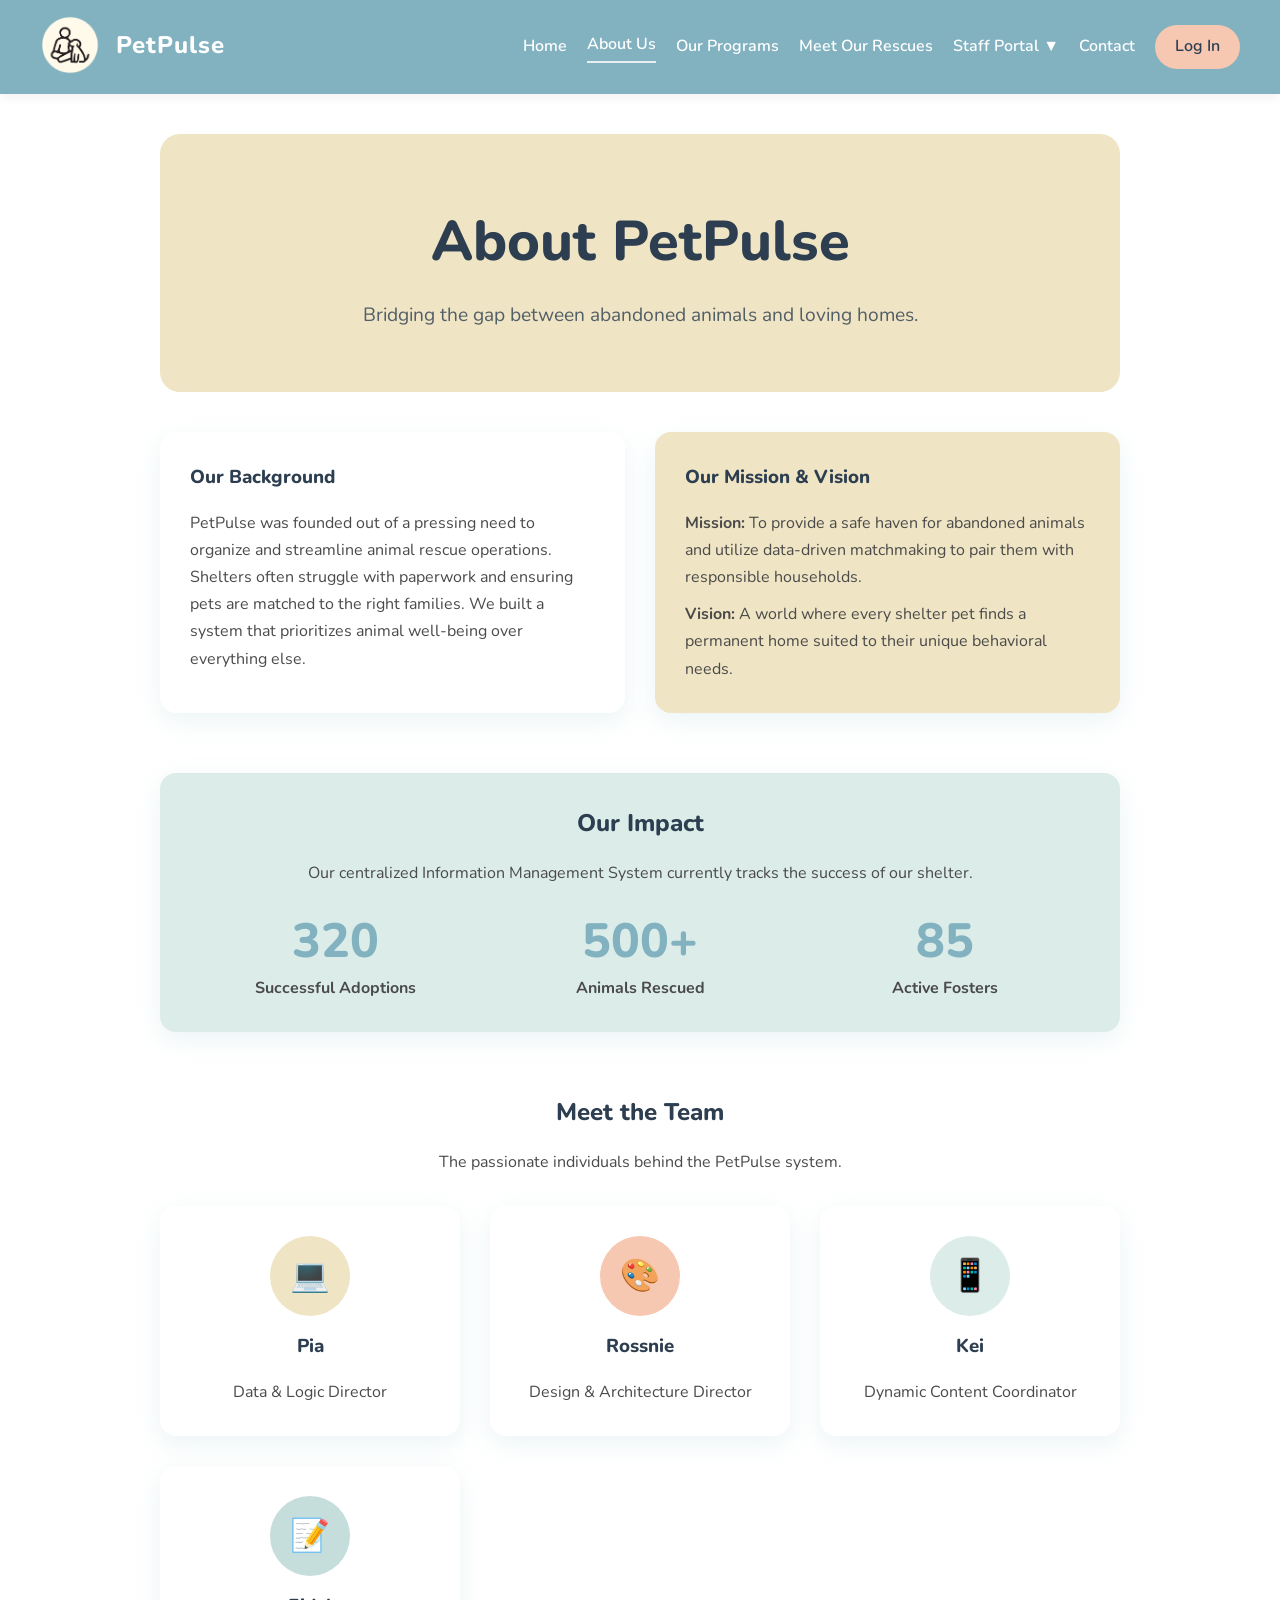
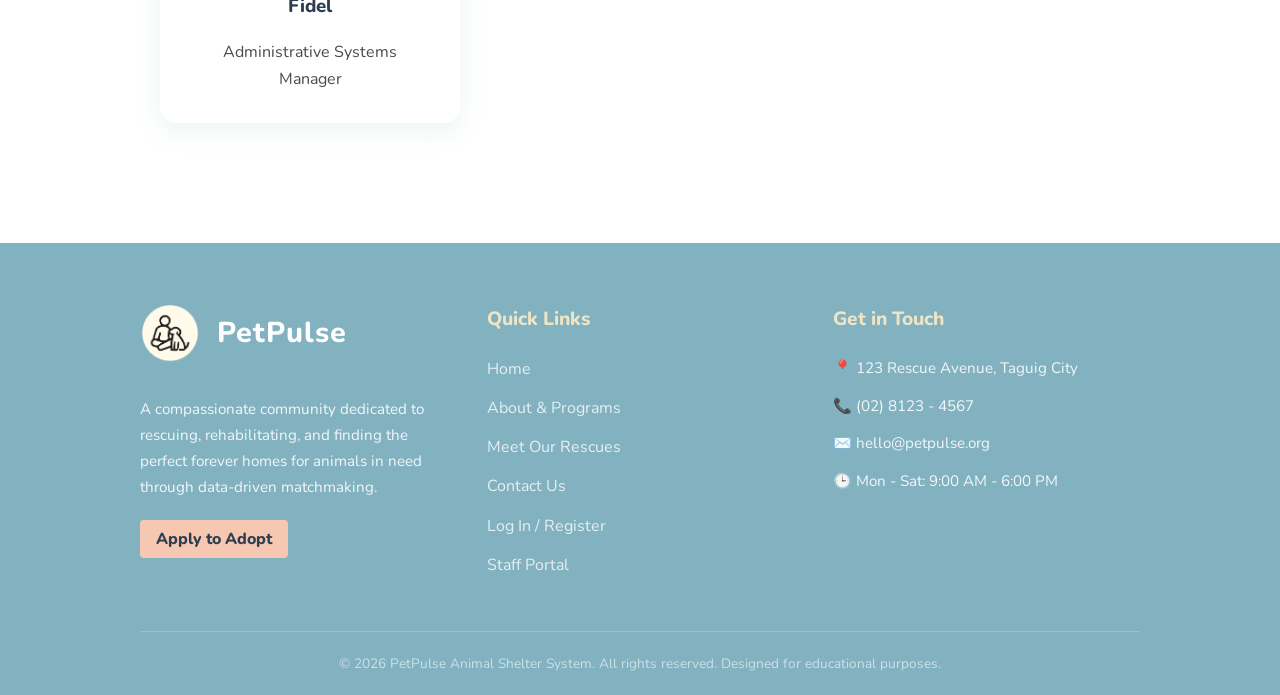
<file: about.html>
<!DOCTYPE html>
<html lang="en">
<head>
    <meta charset="UTF-8">
    <meta name="viewport" content="width=device-width, initial-scale=1.0">
    <title>PetPulse | About Us</title>
    <link rel="stylesheet" href="css/style.css">
    <script src="js/auth.js" defer></script>
    <style>
        /* --- Solid Color Banner --- */
        .banner-solid {
            background-color: var(--color-beige);
            border-radius: 20px;
            padding: 60px 20px;
            text-align: center;
            margin-bottom: 40px;
        }
        .banner-solid h1 {
            color: var(--text-heading);
            font-size: 3.5rem;
            margin: 0;
            font-weight: 800;
        }
        
        .impact-number { font-size: 3rem; font-weight: 800; color: var(--color-medium-blue); line-height: 1; margin-bottom: 10px; }
        .avatar { width: 80px; height: 80px; background-color: var(--color-light-teal); border-radius: 50%; margin: 0 auto 15px auto; display: flex; align-items: center; justify-content: center; font-size: 2rem; }
    </style>
</head>
<body>

    <!-- Navigation Menu -->
    <nav>
        <a href="index.html" class="logo">
            <img src="images/logo.png" alt="Paw Icon" class="nav-icon" style="height:60px; vertical-align:middle; margin-right:8px;"> 
            PetPulse
        </a>
        <div class="nav-links">
            <a href="index.html">Home</a>
            <a href="about.html">About Us</a>
            <a href="programs.html">Our Programs</a>
            <a href="rescues.html">Meet Our Rescues</a>
            
            <div class="dropdown">
                <a href="#" class="dropbtn">Staff Portal ▼</a>
                <div class="dropdown-content">
                    <a href="dashboard.html">Dashboard</a>
                    <a href="records.html">Records Management</a>
                    <a href="applications.html">Adoption Apps</a>
                    <a href="matchmaking.html">Matchmaking Results</a>
                    <a href="reports.html">Reports</a>
                </div>
            </div>

            <a href="contact.html">Contact</a>
            <div id="navAuthContainer" style="display: inline-block; margin-left: 20px;"></div>
        </div>

        <!-- Auth handled by js/auth.js -->
    </nav>

    <div class="container">
        
        <!-- NEW BEIGE BANNER HEADER -->
        <header class="banner-solid">
            <h1>About PetPulse</h1>
            <p style="font-size: 1.2rem; margin-top: 10px; color: var(--text-heading); opacity: 0.8;">Bridging the gap between abandoned animals and loving homes.</p>
        </header>

        <div class="grid-2" style="margin-bottom: 60px;">
            <div class="card">
                <h3>Our Background</h3>
                <p>PetPulse was founded out of a pressing need to organize and streamline animal rescue operations. Shelters often struggle with paperwork and ensuring pets are matched to the right families. We built a system that prioritizes animal well-being over everything else.</p>
            </div>
            <div class="card" style="background-color: var(--color-beige);">
                <h3>Our Mission & Vision</h3>
                <p><strong>Mission:</strong> To provide a safe haven for abandoned animals and utilize data-driven matchmaking to pair them with responsible households.</p>
                <p style="margin-top: 10px;"><strong>Vision:</strong> A world where every shelter pet finds a permanent home suited to their unique behavioral needs.</p>
            </div>
        </div>

        <section class="card text-center" style="margin-bottom: 60px; background-color: var(--color-pale-mint);">
            <h2>Our Impact</h2>
            <p style="margin-bottom: 30px;">Our centralized Information Management System currently tracks the success of our shelter.</p>
            
            <div class="grid-3" style="gap: 15px; margin-top: 0;">
                <div>
                    <div class="impact-number">320</div>
                    <p><strong>Successful Adoptions</strong></p>
                </div>
                <div>
                    <div class="impact-number">500+</div>
                    <p><strong>Animals Rescued</strong></p>
                </div>
                <div>
                    <div class="impact-number">85</div>
                    <p><strong>Active Fosters</strong></p>
                </div>
            </div>
        </section>

        <section>
            <div class="text-center" style="margin-bottom: 30px;">
                <h2>Meet the Team</h2>
                <p>The passionate individuals behind the PetPulse system.</p>
            </div>
            
            <div class="grid-3 text-center">
                <div class="card">
                    <div class="avatar" style="background-color: var(--color-beige);">💻</div>
                    <h3>Pia</h3>
                    <p>Data & Logic Director</p>
                </div>
                <div class="card">
                    <div class="avatar" style="background-color: var(--color-peach);">🎨</div>
                    <h3>Rossnie</h3>
                    <p>Design & Architecture Director</p>
                </div>
                <div class="card">
                    <div class="avatar" style="background-color: var(--color-pale-mint);">📱</div>
                    <h3>Kei</h3>
                    <p>Dynamic Content Coordinator</p>
                </div>
                <div class="card">
                    <div class="avatar" style="background-color: var(--color-light-teal);">📝</div>
                    <h3>Fidel</h3>
                    <p>Administrative Systems Manager</p>
                </div>
            </div>
        </section>

    </div>

    <!-- Footer -->
    <footer class="site-footer">
        <div class="footer-grid">
            <div class="footer-brand">
                <a href="index.html" class="logo">
                    <img src="images/logo.png" alt="Paw Icon" class="nav-icon" style="height:60px; vertical-align:middle; margin-right:8px;"> 
                    PetPulse
                </a>
                <p style="margin-top: 15px;">A compassionate community dedicated to rescuing, rehabilitating, and finding the perfect forever homes for animals in need through data-driven matchmaking.</p>
                <div style="margin-top: 15px;">
                    <!-- REDIRECTS TO LOGIN instead of register if not logged in -->
                    <button class="btn btn-accent btn-small" style="color: var(--text-heading); font-family: inherit; cursor: pointer; border: none; padding: 8px 16px; border-radius: 4px;" 
                            onclick="if(localStorage.getItem('isLoggedIn') === 'true') { alert('✨ You are already registered and logged in! Head over to \'Meet Our Rescues\' to view profiles.'); window.location.href='rescues.html'; } else { window.location.href='login.html'; }">
                        Apply to Adopt
                    </button>
                </div>
            </div>
            <div>
                <h3 class="footer-heading">Quick Links</h3>
                <ul class="footer-links">
                    <li><a href="index.html">Home</a></li>
                    <li><a href="about.html">About & Programs</a></li>
                    <li><a href="rescues.html">Meet Our Rescues</a></li>
                    <li><a href="contact.html">Contact Us</a></li>
                    <li><a href="login.html">Log In / Register</a></li>
                    <li><a href="dashboard.html">Staff Portal</a></li>
                </ul>
            </div>
            <div class="footer-contact">
                <h3 class="footer-heading">Get in Touch</h3>
                <p>📍 123 Rescue Avenue, Taguig City</p>
                <p>📞 (02) 8123 - 4567</p>
                <p>✉️ hello@petpulse.org</p>
                <p>🕒 Mon - Sat: 9:00 AM - 6:00 PM</p>
            </div>
        </div>
        <div class="footer-bottom">
            <p>&copy; 2026 PetPulse Animal Shelter System. All rights reserved. Designed for educational purposes.</p>
        </div>
    </footer>
</body>
</html>
</file>
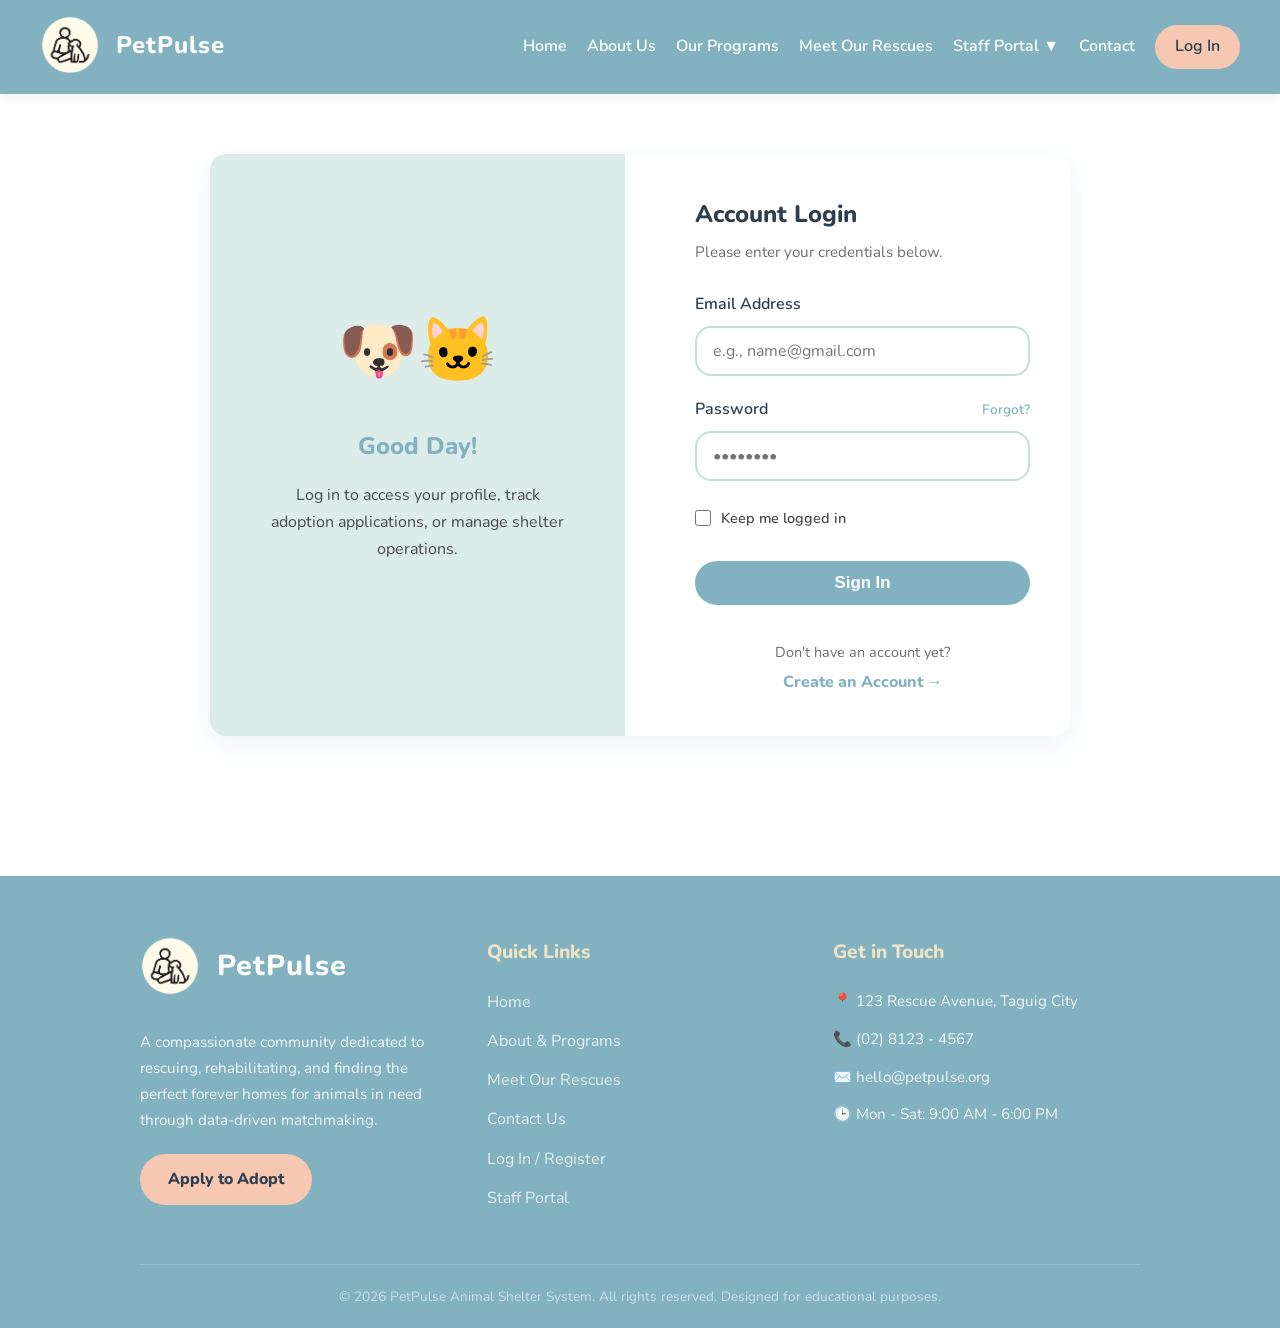
<file: applications.html>
<!DOCTYPE html>
<html lang="en">
<head>
    <meta charset="UTF-8">
    <meta name="viewport" content="width=device-width, initial-scale=1.0">
    <title>PetPulse | Adoption Applications</title>
    <link rel="stylesheet" href="css/style.css">
    <script src="js/auth.js" defer></script>
    <style>
        .app-container { display: flex; flex-direction: column; gap: 20px; margin-top: 20px; }
        .app-card { display: grid; grid-template-columns: 2fr 1fr; gap: 20px; align-items: center; }
        .applicant-info h4 { margin-bottom: 8px; color: var(--text-heading); font-size: 1.2rem; }
        .detail-badge-group { display: flex; flex-wrap: wrap; gap: 10px; margin-top: 10px; }
        .detail-badge { background-color: var(--color-cream); color: var(--text-main); padding: 4px 12px; border-radius: 50px; font-size: 0.85rem; font-weight: 600; }
        
        .action-container { display: flex; flex-direction: column; gap: 10px; width: 100%; max-width: 200px; margin-left: auto; }
        .btn-decision { width: 100%; text-align: center; font-size: 0.9rem; padding: 10px 20px; border-radius: 8px; font-weight: 800; border: none; cursor: pointer; text-decoration: none; display: inline-block; transition: background-color 0.2s; }
        .btn-approve { background-color: var(--color-light-teal); color: var(--text-heading); }
        .btn-approve:hover { background-color: var(--color-pale-mint); }
        .btn-reject { background-color: var(--color-peach); color: var(--text-heading); }
        .btn-reject:hover { background-color: #fca881; }
    </style>
</head>
<body>

<script>
  document.addEventListener('DOMContentLoaded', function() {
    if (!isLoggedIn()) { window.location.href = 'login.html'; return; }
    applyApplicationsRBAC();
  });

  function applyApplicationsRBAC() {
    const role = localStorage.getItem('profileRole');

    // Update page title/subtitle based on role
    const subtitle = document.getElementById('apps-subtitle');
    if (subtitle) {
      if (role === 'Client') {
        subtitle.textContent = 'Track the status of your adoption application below.';
      }
    }

    // Hide Approve/Reject buttons for Clients
    if (role === 'Client') {
      document.querySelectorAll('.action-container').forEach(el => {
        el.innerHTML = '<span style="font-size:0.85rem;color:#888;font-style:italic;">View only — await staff review</span>';
      });
      // Hide "Pending Staff Evaluation Forms" heading (staff-internal)
      document.querySelectorAll('[data-staff-only]').forEach(el => el.style.display = 'none');
    }

    // Role badge in header
    const roleTag = document.getElementById('apps-role-tag');
    if (roleTag) {
      if (role === 'Admin' || role === 'Staff') {
        roleTag.textContent = role === 'Admin' ? '🛡️ Admin' : '🏥 Staff';
        roleTag.style.cssText = 'font-size:0.75rem;padding:4px 12px;border-radius:50px;font-weight:800;vertical-align:middle;background:#d4f0e3;color:#1a7a4a;';
      } else {
        roleTag.textContent = '🐾 Client — View Only';
        roleTag.style.cssText = 'font-size:0.75rem;padding:4px 12px;border-radius:50px;font-weight:800;vertical-align:middle;background:#e8f4fd;color:#2980b9;';
      }
    }
  }
</script>
    <nav>
        <a href="index.html" class="logo">
            <img src="images/logo.png" alt="Paw Icon" class="nav-icon" style="height:60px; vertical-align:middle; margin-right:8px;"> 
            PetPulse
        </a>
        <div class="nav-links">
            <a href="index.html">Home</a>
            <a href="about.html">About Us</a>
            <a href="programs.html">Our Programs</a>
            <a href="rescues.html">Meet Our Rescues</a>
            
            <div class="dropdown">
                <a href="#" class="dropbtn">Staff Portal ▼</a>
                <div class="dropdown-content">
                    <a href="dashboard.html">Dashboard</a>
                    <a href="records.html">Records Management</a>
                    <a href="applications.html">Adoption Apps</a>
                    <a href="matchmaking.html">Matchmaking Results</a>
                    <a href="reports.html">Reports</a>
                    <a id="nav-system-roles" href="system-roles.html" style="color:#c0392b;font-weight:800;">🛡️ System Roles</a>
                </div>
            </div>

            <a href="contact.html">Contact</a>

            <!-- The JS Login Button Container -->
            <div id="navAuthContainer" style="display: inline-block; margin-left: 20px;"></div>
        </div>

        <!-- Auth handled by js/auth.js -->
    </nav>

    <div class="container">
        <div class="hero" style="background-color: var(--color-pale-mint); padding: 40px; text-align: left;">
            <h1 style="margin-left: 0; padding-left: 0;">Adoption Application Pipeline</h1>
            <p id="apps-subtitle" style="margin: 0; max-width: 100%;">Review incoming lifestyle questionnaire profiles submitted by prospective families to verify accommodation parameters and execute system-wide approvals.</p>
        </div>

        <h2 data-staff-only style="margin-top: 30px; border-bottom: 2px solid var(--color-medium-blue); padding-bottom: 5px;">Pending Staff Evaluation Forms</h2>

        <div class="app-container">
            <!-- APPLICATION 1: MARIAN AQUINO -->
            <div class="card app-card">
                <div class="applicant-info">
                    <h4>Marian Aquino</h4>
                    <p style="font-size: 0.95rem; margin-bottom: 5px;">Applying to Adopt: <strong>Cooper 🐶 (Chihuahua)</strong></p>
                    <p style="font-size: 0.9rem; opacity: 0.8;">Contact Details: marian.a@gmail.com | 09183334444</p>
                    
                    <div class="detail-badge-group">
                        <span class="detail-badge">🏠 Apartment Setup</span>
                        <span class="detail-badge">🛑 No Outdoor Yard</span>
                        <span class="detail-badge">💤 Prefers Low Energy</span>
                        <span class="detail-badge">🐾 Has Other Active Pets</span>
                    </div>
                </div>
                <div class="action-container">
                    <button class="btn-decision btn-approve" onclick="alert('Application Approved successfully!')">Approve Application</button>
                    <button class="btn-decision btn-reject" onclick="alert('Application Rejected safely.')">Reject Application</button>
                </div>
            </div>

            <!-- APPLICATION 2: SARAH GONZAGA -->
            <div class="card app-card">
                <div class="applicant-info">
                    <h4>Sarah Gonzaga</h4>
                    <p style="font-size: 0.95rem; margin-bottom: 5px;">Applying to Adopt: <strong>Bella 🐶 (Pomeranian)</strong></p>
                    <p style="font-size: 0.9rem; opacity: 0.8;">Contact Details: sgonzaga@gmail.com | 09195556666</p>
                    
                    <div class="detail-badge-group">
                        <span class="detail-badge">🏢 Condominium Layout</span>
                        <span class="detail-badge">🛑 No Outdoor Yard</span>
                        <span class="detail-badge">💤 Prefers Low Energy</span>
                        <span class="detail-badge">🏠 Single Pet Household</span>
                    </div>
                </div>
                <div class="action-container">
                    <button class="btn-decision btn-approve" onclick="alert('Application Approved successfully!')">Approve Application</button>
                    <button class="btn-decision btn-reject" onclick="alert('Application Rejected safely.')">Reject Application</button>
                </div>
            </div>

            <!-- APPLICATION 3: JUAN BAUTISTA -->
            <div class="card app-card">
                <div class="applicant-info">
                    <h4>Juan Bautista</h4>
                    <p style="font-size: 0.95rem; margin-bottom: 5px;">Applying to Adopt: <strong>Azzo 🐶 (Bichon Frise)</strong></p>
                    <p style="font-size: 0.9rem; opacity: 0.8;">Contact Details: jbautista@gmail.com | 09171112222</p>
                    
                    <div class="detail-badge-group">
                        <span class="detail-badge">🏡 Detached House</span>
                        <span class="detail-badge">🌳 Secured Backyard</span>
                        <span class="detail-badge">⚡ Prefers High Energy</span>
                        <span class="detail-badge">🏠 Single Pet Household</span>
                    </div>
                </div>
                <div class="action-container">
                    <button class="btn-decision btn-approve" onclick="alert('Application Approved successfully!')">Approve Application</button>
                    <button class="btn-decision btn-reject" onclick="alert('Application Rejected safely.')">Reject Application</button>
                </div>
            </div>

        </div>
    </div>

    <footer class="site-footer">
        <div class="footer-grid">
            
            <div class="footer-brand">
                <a href="index.html" class="logo">
                    <img src="images/logo.png" alt="Paw Icon" class="nav-icon" style="height:60px; vertical-align:middle; margin-right:8px;"> 
                    PetPulse
                </a>
                <p style="margin-top: 15px;">A compassionate community dedicated to rescuing, rehabilitating, and finding the perfect forever homes for animals in need through data-driven matchmaking.</p>
                <div style="margin-top: 15px;">
                    <!-- REDIRECTS TO LOGIN instead of register if not logged in -->
                    <button class="btn btn-accent btn-small" style="color: var(--text-heading); font-family: inherit; cursor: pointer; border: none; padding: 8px 16px; border-radius: 4px;" 
                            onclick="if(localStorage.getItem('isLoggedIn') === 'true') { alert('✨ You are already registered and logged in! Head over to \'Meet Our Rescues\' to view profiles.'); window.location.href='rescues.html'; } else { window.location.href='login.html'; }">
                        Apply to Adopt
                    </button>
                </div>
            </div>

            <div>
                <h3 class="footer-heading">Quick Links</h3>
                <ul class="footer-links">
                    <li><a href="index.html">Home</a></li>
                    <li><a href="about.html">About Us</a></li>
                    <li><a href="programs.html">Our Programs</a></li>
                    <li><a href="rescues.html">Meet Our Rescues</a></li>
                    <li><a href="contact.html">Contact Us</a></li>
                    <li><a href="login.html">Log In / Register</a></li>
                    <li><a href="dashboard.html">Staff Portal</a></li>
                </ul>
            </div>

            <div class="footer-contact">
                <h3 class="footer-heading">Get in Touch</h3>
                <p>📍 123 Rescue Avenue, Taguig City</p>
                <p>📞 (02) 8123 - 4567</p>
                <p>✉️ hello@petpulse.org</p>
                <p>🕒 Mon - Sat: 9:00 AM - 6:00 PM</p>
            </div>
            
        </div>

        <div class="footer-bottom">
            <p>&copy; 2026 PetPulse Animal Shelter System. All rights reserved. Designed for educational purposes.</p>
        </div>
    </footer>

</body>
</html>
</file>
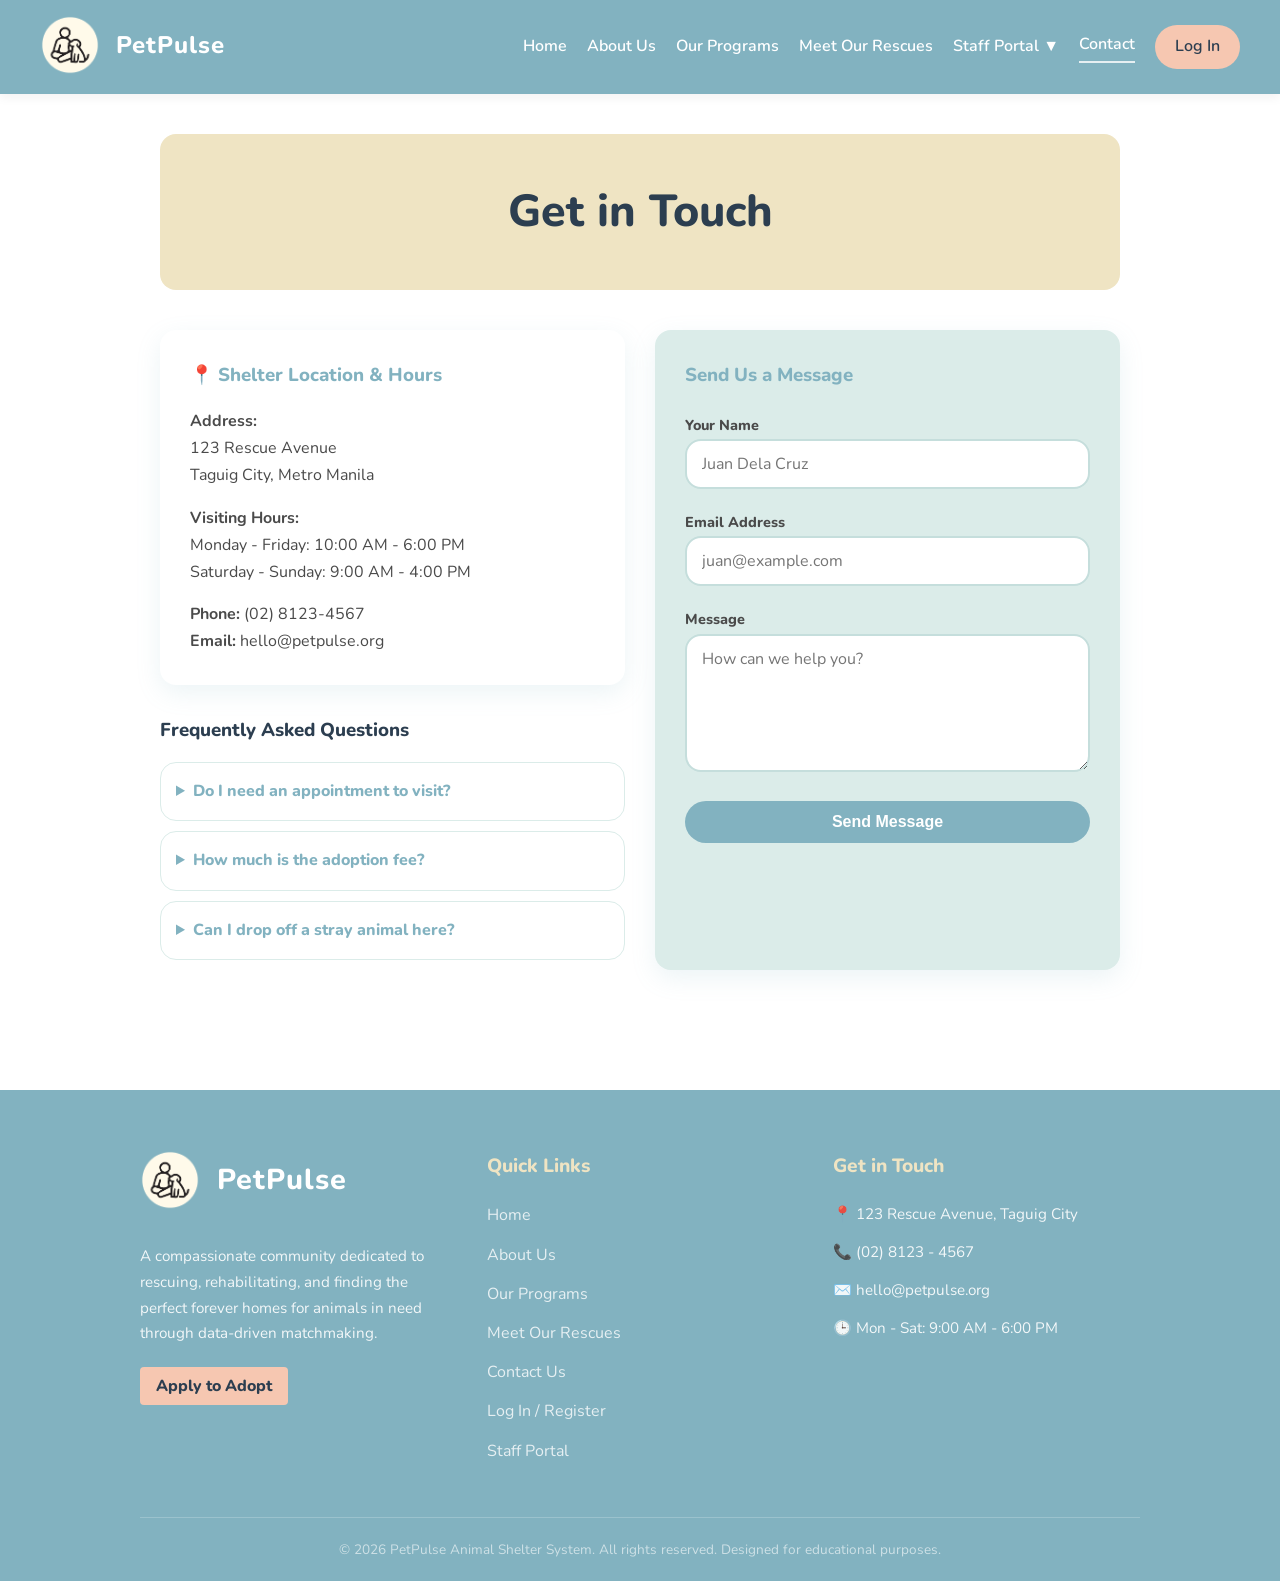
<file: contact.html>
<!DOCTYPE html>
<html lang="en">
<head>
    <meta charset="UTF-8">
    <meta name="viewport" content="width=device-width, initial-scale=1.0">
    <title>PetPulse | Contact</title>
    <link rel="stylesheet" href="css/style.css">
    <script src="js/auth.js" defer></script>
    
    <style>
        .form-input {
            width: 100%;
            padding: 12px 15px;
            margin-bottom: 20px;
            border: 2px solid var(--color-light-teal);
            border-radius: var(--radius-soft);
            font-family: 'Nunito', sans-serif;
            font-size: 1rem;
            background-color: #FFFFFF;
        }
        .form-input:focus {
            outline: none;
            border-color: var(--color-medium-blue);
        }
        details {
            background-color: #FFFFFF;
            padding: 15px;
            border-radius: var(--radius-soft);
            margin-bottom: 10px;
            border: 1px solid var(--color-pale-mint);
        }
        summary {
            font-weight: 800;
            cursor: pointer;
            color: var(--color-medium-blue);
        }
        details p {
            margin-top: 10px;
            font-size: 0.95rem;
        }
    </style>
</head>
<body>

    <nav>
        <a href="index.html" class="logo">
            <img src="images/logo.png" alt="Paw Icon" class="nav-icon" style="height:60px; vertical-align:middle; margin-right:8px;"> 
            PetPulse
        </a>
        <div class="nav-links">
            <a href="index.html">Home</a>
            <a href="about.html">About Us</a>
            <a href="programs.html">Our Programs</a>
            <a href="rescues.html">Meet Our Rescues</a>
            
            <div class="dropdown">
                <a href="#" class="dropbtn">Staff Portal ▼</a>
                <div class="dropdown-content">
                    <a href="dashboard.html">Dashboard</a>
                    <a href="records.html">Records Management</a>
                    <a href="applications.html">Adoption Apps</a>
                    <a href="matchmaking.html">Matchmaking Results</a>
                    <a href="reports.html">Reports</a>
                </div>
            </div>

            <a href="contact.html">Contact</a>

            <!-- The JS Login Button Container -->
            <div id="navAuthContainer" style="display: inline-block; margin-left: 20px;"></div>
        </div>

        <!-- Auth handled by js/auth.js -->
    </nav>


    <div class="container">
        
        <header class="hero" style="background-color: var(--color-beige); padding: 40px;">
            <h1 style="color: var(--text-heading); margin-bottom: 0;">Get in Touch</h1>
        </header>

        <div class="grid-2">
            
            <div>
                <div class="card" style="margin-bottom: 30px;">
                    <h3 style="color: var(--color-medium-blue);">📍 Shelter Location & Hours</h3>
                    <p><strong>Address:</strong><br>123 Rescue Avenue<br>Taguig City, Metro Manila</p>
                    <p style="margin-top: 15px;"><strong>Visiting Hours:</strong><br>Monday - Friday: 10:00 AM - 6:00 PM<br>Saturday - Sunday: 9:00 AM - 4:00 PM</p>
                    <p style="margin-top: 15px;"><strong>Phone:</strong> (02) 8123-4567<br><strong>Email:</strong> hello@petpulse.org</p>
                </div>

                <h3 style="color: var(--text-heading); margin-bottom: 15px;">Frequently Asked Questions</h3>
                
                <details>
                    <summary>Do I need an appointment to visit?</summary>
                    <p>No appointment is necessary to walk through our shelter and meet the animals. However, if you are completing an adoption interview, we recommend scheduling ahead!</p>
                </details>
                
                <details>
                    <summary>How much is the adoption fee?</summary>
                    <p>Fees vary depending on the animal's age and medical history, but they generally cover full vaccinations, microchipping, and spay/neuter surgeries.</p>
                </details>

                <details>
                    <summary>Can I drop off a stray animal here?</summary>
                    <p>Yes, but please call us beforehand so our Intake Management team can prepare space and medical supplies for the new arrival.</p>
                </details>
            </div>

            <div class="card" style="background-color: var(--color-pale-mint);">
                <h3 style="color: var(--color-medium-blue); margin-bottom: 20px;">Send Us a Message</h3>
                
                <form action="index.html">
                    <label for="name" style="font-weight: 800; font-size: 0.9rem;">Your Name</label>
                    <input type="text" id="name" class="form-input" placeholder="Juan Dela Cruz" required>
                    
                    <label for="email" style="font-weight: 800; font-size: 0.9rem;">Email Address</label>
                    <input type="email" id="email" class="form-input" placeholder="juan@example.com" required>
                    
                    <label for="message" style="font-weight: 800; font-size: 0.9rem;">Message</label>
                    <textarea id="message" class="form-input" rows="5" placeholder="How can we help you?" required></textarea>
                    
                    <button type="submit" class="btn btn-primary" style="width: 100%;">Send Message</button>
                </form>
            </div>

        </div>
    </div>
    
    <!-- Footer -->
    <footer class="site-footer">
        <div class="footer-grid">
            
            <div class="footer-brand">
                <a href="index.html" class="logo">
                    <img src="images/logo.png" alt="Paw Icon" class="nav-icon" style="height:60px; vertical-align:middle; margin-right:8px;"> 
                    PetPulse
                </a>
                <p style="margin-top: 15px;">A compassionate community dedicated to rescuing, rehabilitating, and finding the perfect forever homes for animals in need through data-driven matchmaking.</p>
                <div style="margin-top: 15px;">
                    <!-- REDIRECTS TO LOGIN instead of register if not logged in -->
                    <button class="btn btn-accent btn-small" style="color: var(--text-heading); font-family: inherit; cursor: pointer; border: none; padding: 8px 16px; border-radius: 4px;" 
                            onclick="if(localStorage.getItem('isLoggedIn') === 'true') { alert('✨ You are already registered and logged in! Head over to \'Meet Our Rescues\' to view profiles.'); window.location.href='rescues.html'; } else { window.location.href='login.html'; }">
                        Apply to Adopt
                    </button>
                </div>
            </div>

            <div>
                <h3 class="footer-heading">Quick Links</h3>
                <ul class="footer-links">
                    <li><a href="index.html">Home</a></li>
                    <li><a href="about.html">About Us</a></li>
                    <li><a href="programs.html">Our Programs</a></li>
                    <li><a href="rescues.html">Meet Our Rescues</a></li>
                    <li><a href="contact.html">Contact Us</a></li>
                    <li><a href="login.html">Log In / Register</a></li>
                    <li><a href="dashboard.html">Staff Portal</a></li>
                </ul>
            </div>

            <div class="footer-contact">
                <h3 class="footer-heading">Get in Touch</h3>
                <p>📍 123 Rescue Avenue, Taguig City</p>
                <p>📞 (02) 8123 - 4567</p>
                <p>✉️ hello@petpulse.org</p>
                <p>🕒 Mon - Sat: 9:00 AM - 6:00 PM</p>
            </div>
            
        </div>

        <div class="footer-bottom">
            <p>&copy; 2026 PetPulse Animal Shelter System. All rights reserved. Designed for educational purposes.</p>
        </div>
    </footer>

</body>
</html>
</file>
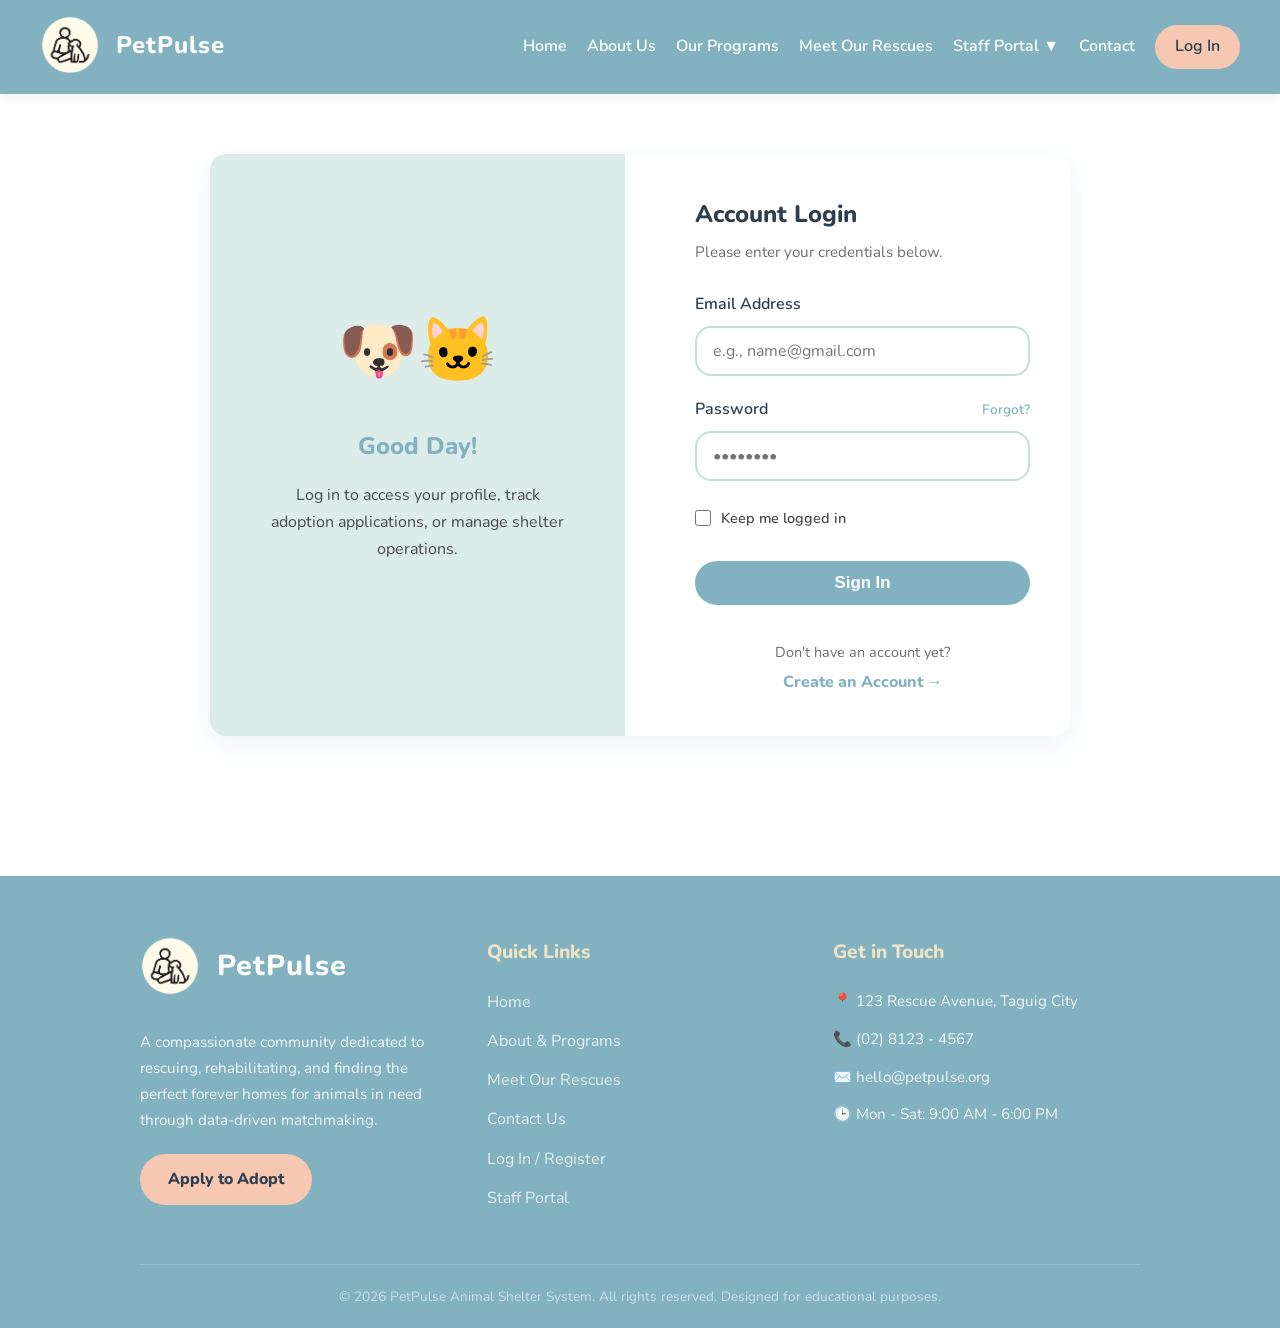
<file: dashboard.html>
<!DOCTYPE html>
<html lang="en">
<head>
    <meta charset="UTF-8">
    <meta name="viewport" content="width=device-width, initial-scale=1.0">
    <title>Dashboard – PetPulse</title>
    <link rel="stylesheet" href="css/style.css">
    <script src="js/auth.js" defer></script>
    <style>
        /* --- Solid Color Banner --- */
        .banner-solid {
            background-color: var(--color-beige);
            border-radius: 20px;
            padding: 50px 20px;
            text-align: center;
            margin-bottom: 40px;
        }
        .banner-solid h1 {
            color: var(--text-heading);
            font-size: 3.5rem;
            margin: 0;
            font-weight: 800;
        }

        .date-pill {
            background-color: #FFFFFF;
            color: var(--text-heading);
            padding: 6px 18px;
            border-radius: 50px;
            font-size: 0.9rem;
            font-weight: 800;
            display: inline-block;
            margin-top: 15px;
            box-shadow: 0 4px 10px rgba(0,0,0,0.05);
        }

        /* Metric tiles */
        .metric-grid { display: grid; grid-template-columns: repeat(auto-fit, minmax(200px, 1fr)); gap: 20px; margin-bottom: 32px; }
        .metric-tile { background: var(--bg-card); border-radius: var(--radius-soft); box-shadow: var(--shadow-soft); padding: 24px 20px; display: flex; align-items: center; gap: 16px; }
        .metric-icon { width: 52px; height: 52px; border-radius: 14px; display: flex; align-items: center; justify-content: center; font-size: 1.5rem; flex-shrink: 0; }
        .icon-teal  { background-color: var(--color-light-teal); }
        .icon-peach { background-color: var(--color-peach); }
        .icon-mint  { background-color: var(--color-pale-mint); }
        .icon-beige { background-color: var(--color-beige); }
        .metric-value { font-size: 1.8rem; font-weight: 800; color: var(--text-heading); line-height: 1; }
        .metric-label { font-size: 0.85rem; color: var(--text-main); opacity: 0.7; margin-top: 4px; }
        .metric-trend { font-size: 0.8rem; font-weight: 600; margin-top: 6px; }
        .trend-up   { color: #27ae60; }
        .trend-down { color: #e74c3c; }
        .trend-neutral { color: var(--color-medium-blue); }

        /* Alert banner */
        .alert-banner { background-color: var(--color-beige); border-left: 4px solid var(--color-peach); border-radius: var(--radius-soft); padding: 18px 24px; display: flex; align-items: center; gap: 16px; margin-bottom: 32px; }
        .alert-banner .alert-icon { font-size: 1.4rem; flex-shrink: 0; }
        .alert-banner .alert-body { flex: 1; }
        .alert-banner .alert-title { font-weight: 800; color: var(--text-heading); }
        .alert-banner .alert-text  { font-size: 0.9rem; color: var(--text-main); }

        /* Feed list */
        .feed-list { list-style: none; }
        .feed-item { display: flex; align-items: center; gap: 14px; padding: 14px 0; border-bottom: 1px solid var(--color-pale-mint); }
        .feed-item:last-child { border-bottom: none; }
        .feed-avatar { width: 42px; height: 42px; background-color: var(--color-pale-mint); border-radius: 50%; display: flex; align-items: center; justify-content: center; font-size: 1.2rem; flex-shrink: 0; }
        .feed-name  { font-weight: 800; color: var(--text-heading); font-size: 0.95rem; }
        .feed-sub   { font-size: 0.82rem; color: var(--text-main); opacity: 0.65; }
        .feed-badge { margin-left: auto; background-color: var(--color-pale-mint); color: #27ae60; font-size: 0.78rem; font-weight: 800; padding: 4px 12px; border-radius: 50px; white-space: nowrap; }

        /* Quick actions */
        .quick-grid { display: grid; grid-template-columns: 1fr 1fr; gap: 12px; }
        .quick-action { display: flex; align-items: center; gap: 10px; padding: 16px; background-color: var(--color-cream); border-radius: 12px; text-decoration: none; color: var(--text-heading); font-weight: 700; font-size: 0.9rem; transition: background-color 0.2s, transform 0.2s; }
        .quick-action:hover { background-color: var(--color-pale-mint); transform: translateY(-2px); }
        .qa-icon { font-size: 1.2rem; }

        /* Table */
        .table-wrap { border-radius: var(--radius-soft); overflow: hidden; box-shadow: var(--shadow-soft); }
        table { width: 100%; border-collapse: collapse; background: var(--bg-card); }
        thead th { background-color: var(--color-pale-mint); color: var(--text-heading); font-weight: 800; padding: 12px 16px; text-align: left; font-size: 0.85rem; text-transform: uppercase; letter-spacing: 0.5px; }
        tbody td { padding: 13px 16px; border-bottom: 1px solid #f0f0f0; font-size: 0.9rem; }
        tbody tr:last-child td { border-bottom: none; }
        tbody tr:hover { background-color: #fafcfc; }
        .td-name { font-weight: 700; color: var(--text-heading); }
        .td-soft { color: var(--text-main); opacity: 0.6; font-size: 0.82rem; }
        .badge { display: inline-block; padding: 4px 12px; border-radius: 50px; font-size: 0.78rem; font-weight: 800; }
        .badge-warning { background: var(--color-beige); color: #b7840a; }
        .badge-info    { background: var(--color-light-teal); color: #2c6b76; }
        .badge-success { background: #d4f0e3; color: #1a7a4a; }
    </style>
</head>
<body>

<script>
  // Redirect if not Staff or Admin
  document.addEventListener('DOMContentLoaded', function() {
    if (typeof requireRole === 'function') {
      requireRole(['Admin','Staff']);
    }
    applyDashboardRBAC();
  });

  function applyDashboardRBAC() {
    const role = localStorage.getItem('profileRole');
    // "View Reports" quick action — Admin only
    const reportsAction = document.getElementById('qa-reports');
    if (reportsAction && role !== 'Admin') reportsAction.style.display = 'none';
    // "Manage Users / Backup" section — Admin only
    const adminSection = document.getElementById('admin-only-section');
    if (adminSection && role !== 'Admin') adminSection.style.display = 'none';
    // Update greeting
    if (typeof renderRoleBanner === 'function') renderRoleBanner('dashboard-greeting');
  }
</script>

    <nav>
        <a href="index.html" class="logo">
            <img src="images/logo.png" alt="Paw Icon" class="nav-icon" style="height:60px; vertical-align:middle; margin-right:8px;"> 
            PetPulse
        </a>
        <div class="nav-links">
            <a href="index.html">Home</a>
            <a href="about.html">About Us</a>
            <a href="programs.html">Our Programs</a>
            <a href="rescues.html">Meet Our Rescues</a>
            
            <div class="dropdown">
                <a href="#" class="dropbtn">Staff Portal ▼</a>
                <div class="dropdown-content">
                    <a href="dashboard.html">Dashboard</a>
                    <a href="records.html">Records Management</a>
                    <a href="applications.html">Adoption Apps</a>
                    <a href="matchmaking.html">Matchmaking Results</a>
                    <a href="reports.html">Reports</a>
                    <a id="nav-system-roles" href="system-roles.html" style="color:#c0392b;font-weight:800;">🛡️ System Roles</a>
                </div>
            </div>

            <a href="contact.html">Contact</a>
            <div id="navAuthContainer" style="display: inline-block; margin-left: 20px;"></div>
        </div>

        <!-- Auth handled by js/auth.js -->
    </nav>

<div class="container">

    <!-- NEW BEIGE BANNER HEADER -->
    <header class="banner-solid">
        <h1>Dashboard</h1>
        <p id="dashboard-greeting" style="font-size: 1.2rem; margin-top: 10px; color: var(--text-heading); opacity: 0.8;">Welcome back. Here's what's happening at the shelter today.</p>
        <span class="date-pill">Tuesday, June 16, 2026</span>
    </header>

    <!-- Metric tiles -->
    <div class="metric-grid">
        <div class="metric-tile">
            <div class="metric-icon icon-teal">🐶</div>
            <div>
                <div class="metric-value">42</div>
                <div class="metric-label">Current Residents</div>
                <div class="metric-trend trend-up">↑ 3 this week</div>
            </div>
        </div>
        <div class="metric-tile">
            <div class="metric-icon icon-peach">📋</div>
            <div>
                <div class="metric-value">7</div>
                <div class="metric-label">Pending Applications</div>
                <div class="metric-trend trend-neutral">↑ 2 new today</div>
            </div>
        </div>
        <div class="metric-tile">
            <div class="metric-icon icon-mint">✅</div>
            <div>
                <div class="metric-value">320</div>
                <div class="metric-label">Total Adoptions</div>
                <div class="metric-trend trend-up">↑ 5 this month</div>
            </div>
        </div>
        <div class="metric-tile">
            <div class="metric-icon icon-beige">📅</div>
            <div>
                <div class="metric-value">14d</div>
                <div class="metric-label">Avg. Stay Length</div>
                <div class="metric-trend trend-up">↓ 2 days vs last mo.</div>
            </div>
        </div>
    </div>

    <!-- Alert banner -->
    <div class="alert-banner">
        <div class="alert-icon">⚠️</div>
        <div class="alert-body">
            <div class="alert-title">7 applications are waiting for your review</div>
            <div class="alert-text">Head to Adoption Applications to approve or reject pending requests.</div>
        </div>
        <a href="applications.html" class="btn btn-accent" style="padding: 10px 22px; font-size: 0.9rem;">Review Now</a>
    </div>

    <!-- Two-column layout -->
    <div class="grid-2">

        <!-- Recent Successes -->
        <div>
            <h2>Recent Successes <span style="font-size:0.8rem; background:var(--color-pale-mint); color:#1a7a4a; padding:4px 12px; border-radius:50px; font-weight:700; vertical-align:middle;">This Month</span></h2>
            <div class="card" style="padding: 10px 24px;">
                <ul class="feed-list">
                    <li class="feed-item">
                        <div class="feed-avatar">🐕</div>
                        <div>
                            <div class="feed-name">Cooper</div>
                            <div class="feed-sub">Adopted by Sarah M. · June 14, 2026</div>
                        </div>
                        <span class="feed-badge">Approved</span>
                    </li>
                    <li class="feed-item">
                        <div class="feed-avatar">🐈</div>
                        <div>
                            <div class="feed-name">Luna</div>
                            <div class="feed-sub">Adopted by James P. · June 12, 2026</div>
                        </div>
                        <span class="feed-badge">Approved</span>
                    </li>
                    <li class="feed-item">
                        <div class="feed-avatar">🐇</div>
                        <div>
                            <div class="feed-name">Mochi</div>
                            <div class="feed-sub">Adopted by Ana L. · June 10, 2026</div>
                        </div>
                        <span class="feed-badge">Approved</span>
                    </li>
                    <li class="feed-item">
                        <div class="feed-avatar">🐕</div>
                        <div>
                            <div class="feed-name">Remy</div>
                            <div class="feed-sub">Adopted by Carlo D. · June 8, 2026</div>
                        </div>
                        <span class="feed-badge">Approved</span>
                    </li>
                    <li class="feed-item">
                        <div class="feed-avatar">🐈</div>
                        <div>
                            <div class="feed-name">Nala</div>
                            <div class="feed-sub">Adopted by Maya R. · June 6, 2026</div>
                        </div>
                        <span class="feed-badge">Approved</span>
                    </li>
                </ul>
            </div>
        </div>

        <!-- Right column -->
        <div>
            <h2>Quick Actions</h2>
            <div class="card" style="margin-bottom: 24px;">
                <div class="quick-grid">
                    <a href="records.html" class="quick-action"><span class="qa-icon">➕</span> Add New Animal</a>
                    <a href="applications.html" class="quick-action"><span class="qa-icon">📋</span> Review Applications</a>
                    <a href="matchmaking.html" class="quick-action"><span class="qa-icon">💞</span> Run Matchmaking</a>
                    <a id="qa-reports" href="reports.html" class="quick-action"><span class="qa-icon">📈</span> View Reports</a>
                </div>
            </div>

            <h2>Pending Applications</h2>
            <div class="table-wrap">
                <table>
                    <thead>
                        <tr>
                            <th>Applicant</th>
                            <th>Pet</th>
                            <th>Submitted</th>
                            <th>Status</th>
                        </tr>
                    </thead>
                    <tbody>
                        <tr>
                            <td class="td-name">Sarah M.</td>
                            <td>Cooper</td>
                            <td class="td-soft">Jun 14</td>
                            <td><span class="badge badge-warning">Pending</span></td>
                        </tr>
                        <tr>
                            <td class="td-name">James P.</td>
                            <td>Biscuit</td>
                            <td class="td-soft">Jun 15</td>
                            <td><span class="badge badge-warning">Pending</span></td>
                        </tr>
                        <tr>
                            <td class="td-name">Ana L.</td>
                            <td>Max</td>
                            <td class="td-soft">Jun 16</td>
                            <td><span class="badge badge-info">Under Review</span></td>
                        </tr>
                    </tbody>
                </table>
            </div>
        </div>

    </div>
</div>

    <footer class="site-footer">
        <div class="footer-grid">
            <div class="footer-brand">
                <a href="index.html" class="logo">
                    <img src="images/logo.png" alt="Paw Icon" class="nav-icon" style="height:60px; vertical-align:middle; margin-right:8px;"> 
                    PetPulse
                </a>
                <p style="margin-top: 15px;">A compassionate community dedicated to rescuing, rehabilitating, and finding the perfect forever homes for animals in need through data-driven matchmaking.</p>
                <div style="margin-top: 15px;">
                    <!-- REDIRECTS TO LOGIN instead of register if not logged in -->
                    <button class="btn btn-accent btn-small" style="color: var(--text-heading); font-family: inherit; cursor: pointer; border: none; padding: 8px 16px; border-radius: 4px;" 
                            onclick="if(localStorage.getItem('isLoggedIn') === 'true') { alert('✨ You are already registered and logged in! Head over to \'Meet Our Rescues\' to view profiles.'); window.location.href='rescues.html'; } else { window.location.href='login.html'; }">
                        Apply to Adopt
                    </button>
                </div>
            </div>
            <div>
                <h3 class="footer-heading">Quick Links</h3>
                <ul class="footer-links">
                    <li><a href="index.html">Home</a></li>
                    <li><a href="about.html">About & Programs</a></li>
                    <li><a href="rescues.html">Meet Our Rescues</a></li>
                    <li><a href="contact.html">Contact Us</a></li>
                    <li><a href="login.html">Log In / Register</a></li>
                    <li><a href="dashboard.html">Staff Portal</a></li>
                </ul>
            </div>
            <div class="footer-contact">
                <h3 class="footer-heading">Get in Touch</h3>
                <p>📍 123 Rescue Avenue, Taguig City</p>
                <p>📞 (02) 8123 - 4567</p>
                <p>✉️ hello@petpulse.org</p>
                <p>🕒 Mon - Sat: 9:00 AM - 6:00 PM</p>
            </div>
        </div>
        <div class="footer-bottom">
            <p>&copy; 2026 PetPulse Animal Shelter System. All rights reserved. Designed for educational purposes.</p>
        </div>
    </footer>
</body>
</html>
</file>
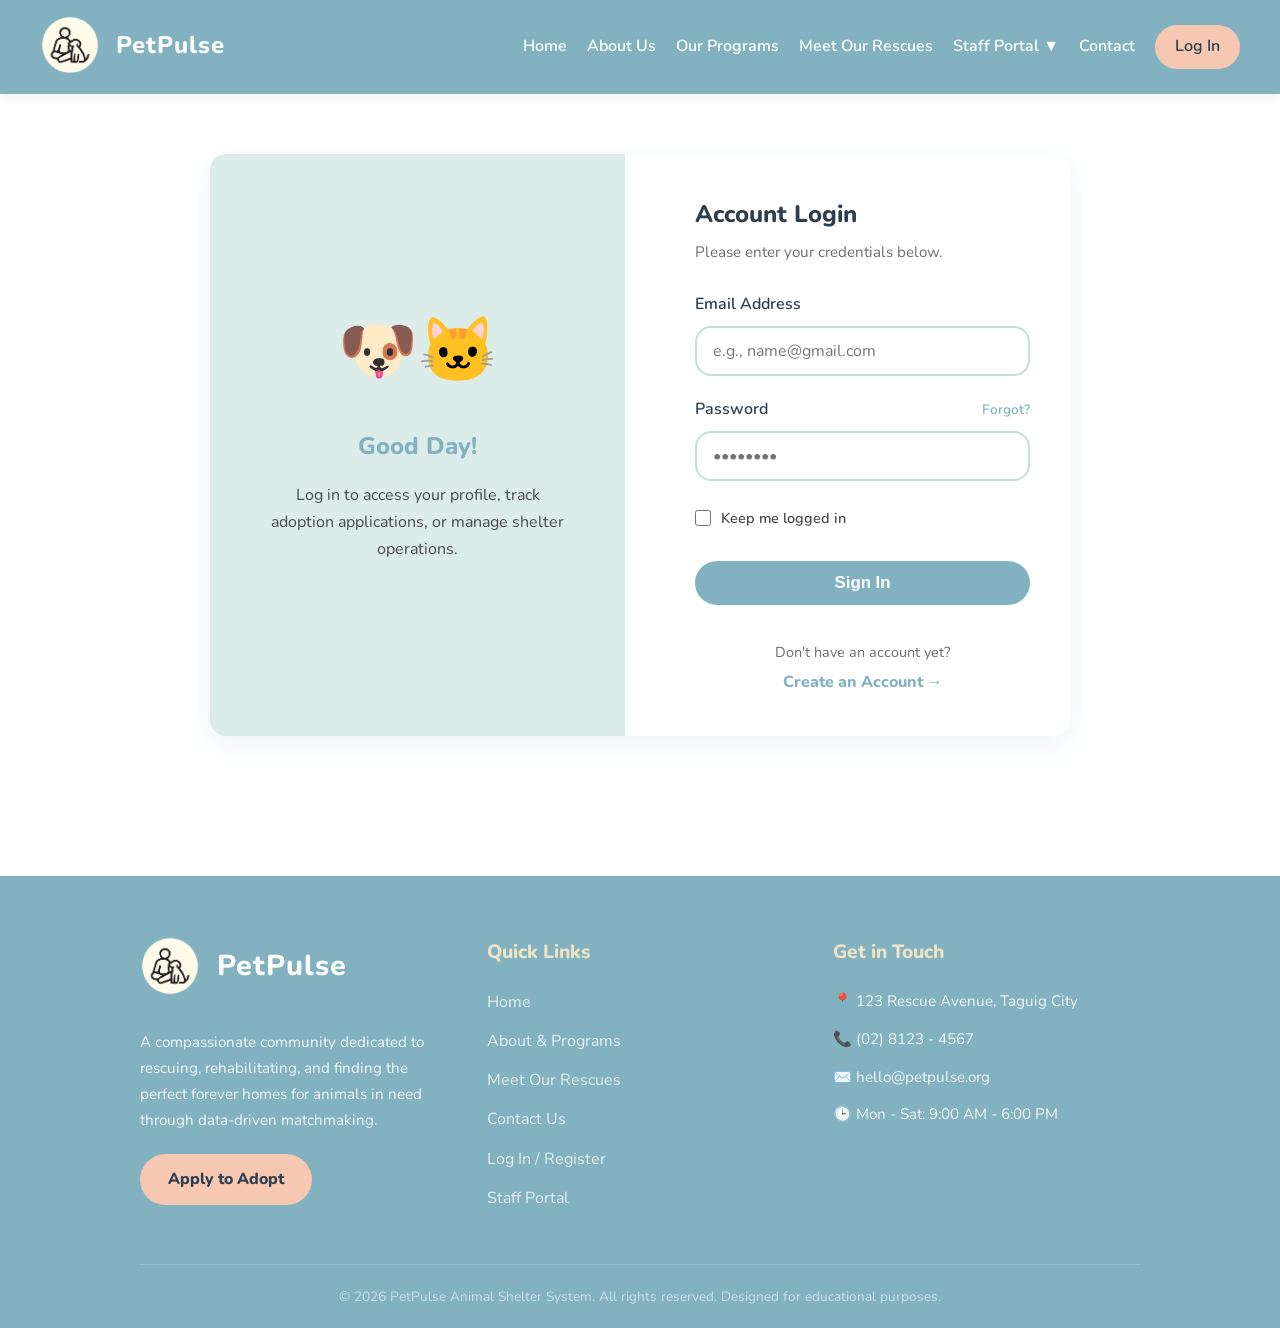
<file: login.html>
<!DOCTYPE html>
<html lang="en">
<head>
    <meta charset="UTF-8">
    <meta name="viewport" content="width=device-width, initial-scale=1.0">
    <title>PetPulse | Log In</title>
    <link rel="stylesheet" href="css/style.css">
    <script src="js/auth.js" defer></script>
</head>
<body>

<script>
  // Already logged in? Redirect to appropriate page
  document.addEventListener('DOMContentLoaded', function() {
    if (localStorage.getItem('isLoggedIn') === 'true') {
      const role = localStorage.getItem('profileRole');
      window.location.href = (role === 'Client') ? 'rescues.html' : 'dashboard.html';
    }
  });
</script>

<!--Navigation Bar-->
    <nav>
        <a href="index.html" class="logo">
            <img src="images/logo.png" alt="Paw Icon" class="nav-icon" style="height:60px; vertical-align:middle; margin-right:8px;"> 
            PetPulse
        </a>
        <div class="nav-links">
            <a href="index.html">Home</a>
            <a href="about.html">About Us</a>
            <a href="programs.html">Our Programs</a>
            <a href="rescues.html">Meet Our Rescues</a>
            
            <div class="dropdown">
                <a href="#" class="dropbtn">Staff Portal ▼</a>
                <div class="dropdown-content">
                    <a href="dashboard.html">Dashboard</a>
                    <a href="records.html">Records Management</a>
                    <a href="applications.html">Adoption Apps</a>
                    <a href="matchmaking.html">Matchmaking Results</a>
                    <a href="reports.html">Reports</a>
                </div>
            </div>

            <a href="contact.html">Contact</a>

            <!-- The JS Login Button Container -->
            <div id="navAuthContainer" style="display: inline-block; margin-left: 20px;"></div>
        </div>

    <!-- Auth handled by js/auth.js -->
    </nav>

    <div class="container" style="max-width: 900px; padding: 60px 20px;">
        <div class="grid-2 card" style="padding: 0; overflow: hidden; min-height: 500px;">
            
            <!-- Left Side: Welcome Panel -->
            <div style="background-color: var(--color-pale-mint); padding: 40px; display: flex; flex-direction: column; justify-content: center; align-items: center; text-align: center;">
                <span style="font-size: 4rem; margin-bottom: 20px;">🐶🐱</span>
                <h2 style="color: var(--color-medium-blue); margin-bottom: 15px;">Good Day!</h2>
                <p style="font-size: 1rem; max-width: 300px; margin-bottom: 30px;">Log in to access your profile, track adoption applications, or manage shelter operations.</p>
            </div>

            <!-- Right Side: Login Form -->
            <div style="padding: 40px; display: flex; flex-direction: column; justify-content: center;">
                <h2 style="margin-bottom: 5px;">Account Login</h2>
                <p style="margin-bottom: 25px; font-size: 0.95rem; opacity: 0.8;">Please enter your credentials below.</p>
                
                <form id="loginForm" style="display: flex; flex-direction: column; gap: 20px;">
                    <div>
                        <label for="email" style="display: block; font-weight: 600; margin-bottom: 8px; color: var(--text-heading);">Email Address</label>
                        <input type="email" id="email" name="email" placeholder="e.g., name@gmail.com" required 
                               style="width: 100%; padding: 12px 16px; border: 2px solid var(--color-light-teal); border-radius: var(--radius-soft); font-family: inherit; font-size: 1rem; color: var(--text-main); outline: none; transition: border-color 0.2s;">
                    </div>

                    <div>
                        <div style="display: flex; justify-content: space-between; align-items: center; margin-bottom: 8px;">
                            <label for="password" style="font-weight: 600; color: var(--text-heading);">Password</label>
                            <a href="#" style="font-size: 0.85rem; color: var(--color-medium-blue); text-decoration: none; font-weight: 600;">Forgot?</a>
                        </div>
                        <input type="password" id="password" name="password" placeholder="••••••••" required 
                               style="width: 100%; padding: 12px 16px; border: 2px solid var(--color-light-teal); border-radius: var(--radius-soft); font-family: inherit; font-size: 1rem; color: var(--text-main); outline: none; transition: border-color 0.2s;">
                    </div>

                    <div style="display: flex; align-items: center; gap: 10px; margin-top: 5px;">
                        <input type="checkbox" id="remember" name="remember" style="accent-color: var(--color-medium-blue); width: 16px; height: 16px;">
                        <label for="remember" style="font-size: 0.9rem; font-weight: 600; cursor: pointer;">Keep me logged in</label>
                    </div>

                    <!-- Error Message -->
                    <p id="loginError" style="display:none; color:#E74C3C; font-size:0.9rem; font-weight:600; margin: -10px 0 0 0;"></p>

                    <button type="submit" class="btn btn-primary" style="margin-top: 10px; width: 100%; font-size: 1.05rem;">
                        Sign In
                    </button>
                    
                    <div class="text-center" style="margin-top: 15px;">
                        <p style="font-size: 0.9rem; opacity: 0.8;">Don't have an account yet?</p>
                        <a href="register.html" style="color: var(--color-medium-blue); font-weight: 800; text-decoration: none; margin-top: 5px; display: inline-block;">Create an Account &rarr;</a>
                    </div>
                </form>
            </div>

        </div>
    </div>

    <footer class="site-footer">
        <div class="footer-grid">
            
            <div class="footer-brand">
                <!-- UPDATED: Added the custom paw-icon and fixed the href link -->
                <a href="index.html" class="logo">
                    <img src="images/logo.png" alt="Paw Icon" class="nav-icon" style="height:60px; vertical-align:middle; margin-right:8px;"> 
                    PetPulse
                </a>
                <p style="margin-top: 15px;">A compassionate community dedicated to rescuing, rehabilitating, and finding the perfect forever homes for animals in need through data-driven matchmaking.</p>
                <div style="margin-top: 15px;">
                    <a href="register.html" class="btn btn-accent btn-small" style="color: var(--text-heading);">Apply to Adopt</a>
                </div>
            </div>

            <div>
                <h3 class="footer-heading">Quick Links</h3>
                <ul class="footer-links">
                    <li><a href="index.html">Home</a></li>
                    <li><a href="about.html">About & Programs</a></li>
                    <li><a href="rescues.html">Meet Our Rescues</a></li>
                    <li><a href="contact.html">Contact Us</a></li>
                    <li><a href="login.html">Log In / Register</a></li>
                    <li><a href="dashboard.html">Staff Portal</a></li>
                </ul>
            </div>

            <div class="footer-contact">
                <h3 class="footer-heading">Get in Touch</h3>
                <p>📍 123 Rescue Avenue, Taguig City</p>
                <p>📞 (02) 8123 - 4567</p>
                <p>✉️ hello@petpulse.org</p>
                <p>🕒 Mon - Sat: 9:00 AM - 6:00 PM</p>
            </div>
            
        </div>

        <div class="footer-bottom">
            <p>&copy; 2026 PetPulse Animal Shelter System. All rights reserved. Designed for educational purposes.</p>
        </div>
    </footer>

    <script>
        const ACCOUNTS = [
            { email: 'admin@petpulse.org',  password: 'admin123', role: 'Admin',  name: 'Admin'  },
            { email: 'staff@petpulse.org',  password: 'staff123',  role: 'Staff',  name: 'Staff'  },
            { email: 'client@petpulse.org', password: 'client123', role: 'Client', name: 'Client' }
        ];

        document.getElementById('loginForm').addEventListener('submit', function(event) {
            event.preventDefault();

            const emailInput    = document.getElementById('email').value.trim();
            const passwordInput = document.getElementById('password').value;
            const errorEl       = document.getElementById('loginError');

            const match = ACCOUNTS.find(acc => acc.email === emailInput && acc.password === passwordInput);

            if (match) {
                localStorage.setItem('isLoggedIn',   'true');
                localStorage.setItem('profileName',  match.name);
                localStorage.setItem('profileEmail', match.email);
                localStorage.setItem('profileRole',  match.role);
                window.location.href = 'dashboard.html';
            } else {
                errorEl.textContent = '❌ Invalid email or password. Please try again.';
                errorEl.style.display = 'block';
            }
        });
    </script>

</body>
</html>
</file>
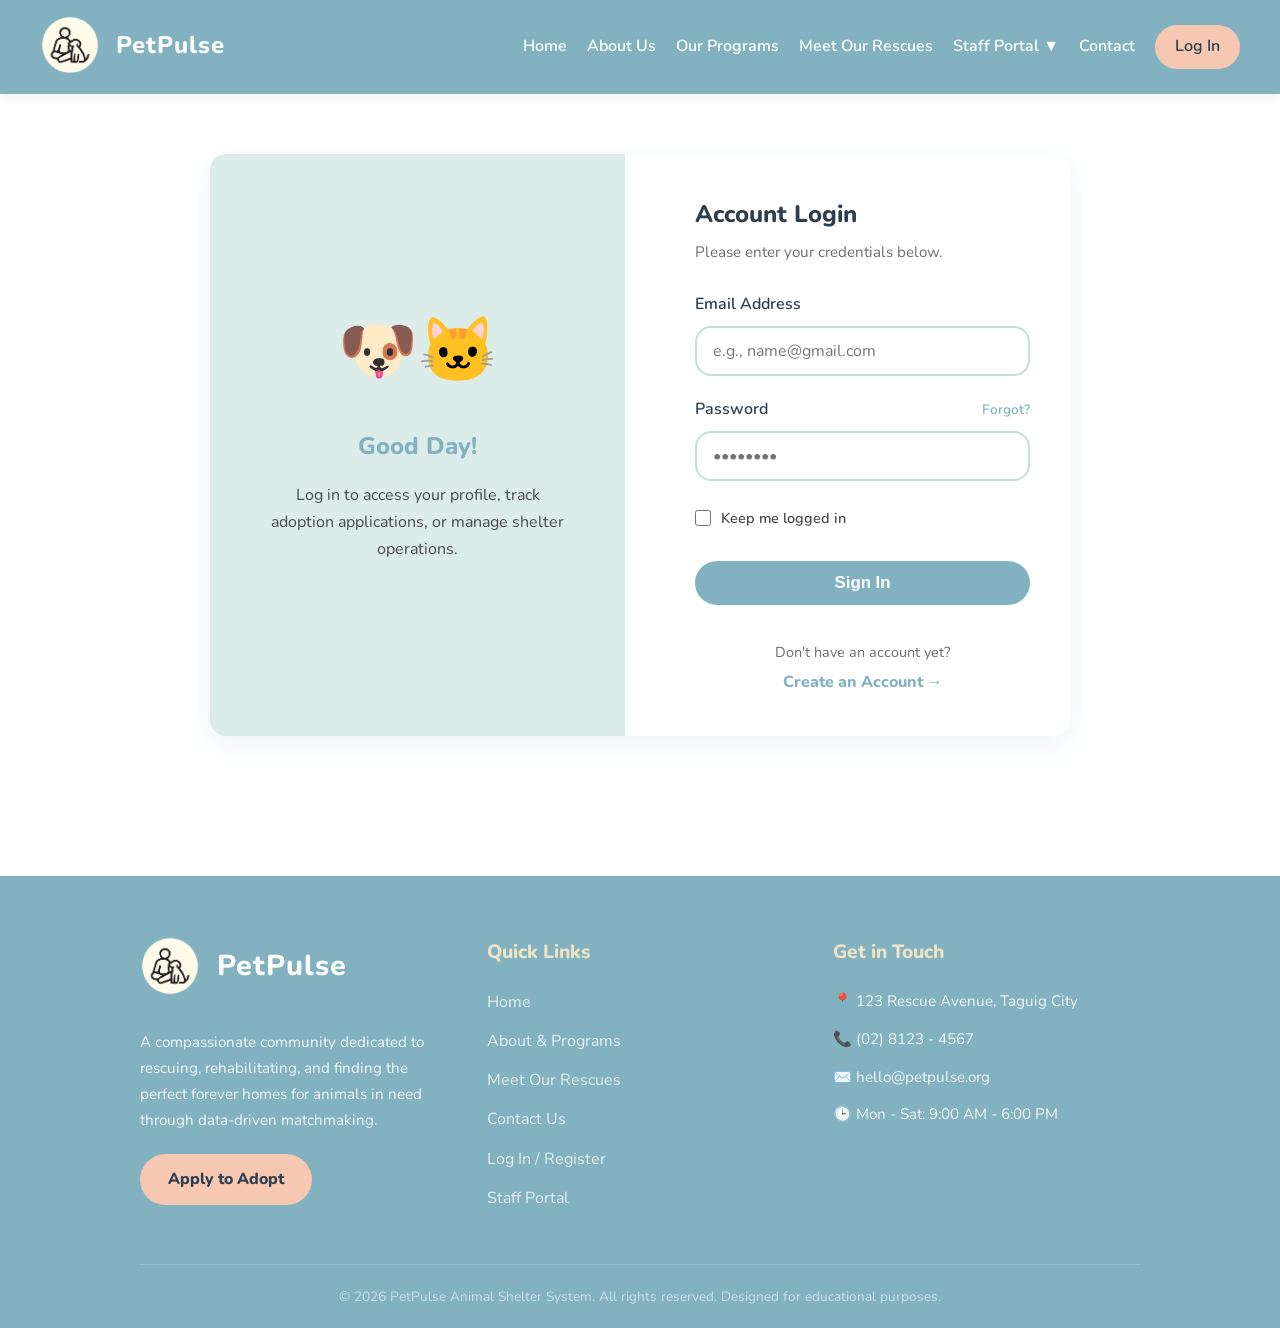
<file: matchmaking.html>
<!DOCTYPE html>
<html lang="en">
<head>
    <meta charset="UTF-8">
    <meta name="viewport" content="width=device-width, initial-scale=1.0">
    <title>Matchmaking Results – PetPulse</title>
    <link rel="stylesheet" href="css/style.css">
    <script src="js/auth.js" defer></script>
    <style>
        /* --- Solid Color Banner --- */
        .banner-solid {
            background-color: var(--color-beige);
            border-radius: 20px;
            padding: 50px 20px;
            text-align: center;
            margin-bottom: 40px;
        }
        .banner-solid h1 {
            color: var(--text-heading);
            font-size: 3.5rem;
            margin: 0;
            font-weight: 800;
        }

        /* Form row */
        .selector-row { display: flex; align-items: center; gap: 14px; flex-wrap: wrap; }
        .form-label { font-weight: 700; color: var(--text-heading); white-space: nowrap; font-size: 0.95rem; }
        .form-select { padding: 10px 16px; border: 2px solid var(--color-light-teal); border-radius: 10px; font-family: 'Nunito', sans-serif; font-size: 0.95rem; color: var(--text-main); background: var(--bg-card); min-width: 280px; outline: none; cursor: pointer; transition: border-color 0.2s; }
        .form-select:focus { border-color: var(--color-medium-blue); }

        /* Profile tags */
        .profile-tags { display: flex; flex-wrap: wrap; gap: 8px; margin-top: 14px; }
        .ptag { background: var(--color-pale-mint); border-radius: 8px; padding: 5px 12px; font-size: 0.82rem; color: var(--text-heading); }
        .ptag-key { font-weight: 800; margin-right: 4px; }
        .profile-actions { display: flex; gap: 10px; margin-top: 18px; }

        /* Profile header inside card */
        .profile-header { display: flex; align-items: center; gap: 14px; margin-bottom: 16px; }
        .profile-avatar { width: 54px; height: 54px; background: var(--color-beige); border-radius: 50%; display: flex; align-items: center; justify-content: center; font-size: 1.6rem; flex-shrink: 0; }
        .profile-name  { font-size: 1rem; font-weight: 800; color: var(--text-heading); }
        .profile-meta  { font-size: 0.82rem; color: var(--text-main); opacity: 0.65; }
        .profile-badge { margin-left: auto; background: var(--color-beige); color: #b7840a; padding: 4px 14px; border-radius: 50px; font-size: 0.78rem; font-weight: 800; }

        /* Info box */
        .info-box { background: var(--color-cream); border-left: 4px solid var(--color-medium-blue); border-radius: var(--radius-soft); padding: 20px 24px; }
        .info-box-title { font-weight: 800; color: var(--text-heading); font-size: 1rem; margin-bottom: 12px; }
        .info-box p { font-size: 0.9rem; line-height: 1.8; color: var(--text-main); }

        /* Section heading */
        .section-heading { font-size: 1.1rem; font-weight: 800; color: var(--text-heading); margin: 28px 0 14px; display: flex; align-items: center; gap: 10px; }
        .section-heading span { font-weight: 600; font-size: 0.85rem; opacity: 0.6; }

        /* Match cards */
        .match-card { background: var(--bg-card); border-radius: var(--radius-soft); box-shadow: var(--shadow-soft); padding: 20px 24px; display: flex; align-items: center; gap: 18px; }
        .match-rank { font-size: 1.3rem; font-weight: 800; color: var(--color-medium-blue); width: 36px; text-align: center; flex-shrink: 0; }
        .match-avatar { width: 56px; height: 56px; background: var(--color-pale-mint); border-radius: 50%; display: flex; align-items: center; justify-content: center; font-size: 1.8rem; flex-shrink: 0; }
        .match-info { flex: 1; min-width: 0; }
        .match-name { font-size: 1rem; font-weight: 800; color: var(--text-heading); }
        .match-meta { font-size: 0.82rem; color: var(--text-main); opacity: 0.65; margin-bottom: 10px; }
        .score-pills { display: flex; flex-wrap: wrap; gap: 6px; }
        .score-pill { font-size: 0.78rem; font-weight: 700; padding: 4px 10px; border-radius: 50px; background: var(--color-pale-mint); color: #2c6b76; }
        .score-pill.fail { background: #fdecea; color: #c0392b; }

        /* Score block */
        .match-score-block { text-align: center; min-width: 130px; flex-shrink: 0; }
        .match-pct { font-size: 2rem; font-weight: 800; line-height: 1; margin-bottom: 8px; }
        .pct-high   { color: #27ae60; }
        .pct-medium { color: var(--color-medium-blue); }
        .pct-low    { color: #e67e22; }

        .match-bar-bg { height: 8px; background: #f0f0f0; border-radius: 50px; overflow: hidden; margin-bottom: 6px; }
        .match-bar-fill { height: 100%; border-radius: 50px; }
        .fill-high   { background: #27ae60; }
        .fill-medium { background: var(--color-medium-blue); }
        .fill-low    { background: #e67e22; }

        .match-label { font-size: 0.8rem; font-weight: 700; margin-bottom: 10px; }

        /* Btn sizes */
        .btn-sm { padding: 8px 18px; font-size: 0.85rem; }
        .btn-ghost { background: transparent; border: 2px solid var(--color-light-teal); color: var(--text-heading); }
        .btn-danger  { background: #fdecea; color: #c0392b; border-radius: 50px; }
        .btn-success { background: #d4f0e3; color: #1a7a4a; border-radius: 50px;}

        .match-list { display: flex; flex-direction: column; gap: 14px; }
    </style>
</head>
<body>

<script>
  document.addEventListener('DOMContentLoaded', function() {
    if (!isLoggedIn()) { window.location.href = 'login.html'; return; }
    applyMatchmakingRBAC();
  });

  function applyMatchmakingRBAC() {
    const role = localStorage.getItem('profileRole');
    // Approve / Reject buttons on matched result — Admin & Staff only
    if (role === 'Client') {
      document.querySelectorAll('.btn-success, .btn-danger').forEach(btn => {
        btn.style.display = 'none';
      });
      // Hide "Run Match" and "Clear" controls
      document.querySelectorAll('[data-staff-control]').forEach(el => el.style.display = 'none');
      // Show read-only notice
      const notice = document.getElementById('match-client-notice');
      if (notice) notice.style.display = 'block';
    }
  }
</script>

    <nav>
        <a href="index.html" class="logo">
            <img src="images/logo.png" alt="Paw Icon" class="nav-icon" style="height:60px; vertical-align:middle; margin-right:8px;"> 
            PetPulse
        </a>
        <div class="nav-links">
            <a href="index.html">Home</a>
            <a href="about.html">About Us</a>
            <a href="programs.html">Our Programs</a>
            <a href="rescues.html">Meet Our Rescues</a>
            
            <div class="dropdown">
                <a href="#" class="dropbtn">Staff Portal ▼</a>
                <div class="dropdown-content">
                    <a href="dashboard.html">Dashboard</a>
                    <a href="records.html">Records Management</a>
                    <a href="applications.html">Adoption Apps</a>
                    <a href="matchmaking.html">Matchmaking Results</a>
                    <a href="reports.html">Reports</a>
                    <a id="nav-system-roles" href="system-roles.html" style="color:#c0392b;font-weight:800;">🛡️ System Roles</a>
                </div>
            </div>

            <a href="contact.html">Contact</a>
            <div id="navAuthContainer" style="display: inline-block; margin-left: 20px;"></div>
        </div>

        <!-- Auth handled by js/auth.js -->
    </nav>

<div class="container">

    <!-- NEW BEIGE BANNER HEADER -->
    <header class="banner-solid">
        <h1>Matchmaking Results</h1>
        <p style="font-size: 1.2rem; margin-top: 10px; color: var(--text-heading); opacity: 0.8;">Weighted algorithm · Find the best companion for each applicant.</p>
    </header>

    <!-- Selector card -->
    <div class="card" style="margin-bottom: 32px;">
        <div class="selector-row">
            <label class="form-label" for="applicant-select">Select Applicant</label>
            <select class="form-select" id="applicant-select">
                <option value="sarah">Sarah M. — Application #A-047</option>
                <option value="james">James P. — Application #A-048</option>
                <option value="ana">Ana L. — Application #A-049</option>
            </select>
            <a data-staff-control href="#" class="btn btn-primary btn-sm">Run Match</a>
            <a data-staff-control href="#" class="btn btn-outline btn-sm" style="border-radius: 50px;">Clear</a>
        </div>
    </div>

    <!-- Profile + Score legend -->
    <div class="grid-2" style="margin-bottom: 32px; align-items: start;">

        <!-- Applicant Profile -->
        <div>
            <h2>Applicant Profile</h2>
            <div class="card">
                <div class="profile-header">
                    <div class="profile-avatar">👤</div>
                    <div>
                        <div class="profile-name">Sarah M.</div>
                        <div class="profile-meta">Application #A-047 · Submitted June 14, 2026</div>
                    </div>
                    <span class="profile-badge">Pending Review</span>
                </div>
                <div class="profile-tags">
                    <span class="ptag"><span class="ptag-key">Housing:</span> Apartment</span>
                    <span class="ptag"><span class="ptag-key">Yard:</span> None</span>
                    <span class="ptag"><span class="ptag-key">Activity:</span> Low–Medium</span>
                    <span class="ptag"><span class="ptag-key">Other Pets:</span> 1 Cat</span>
                    <span class="ptag"><span class="ptag-key">Kids:</span> No</span>
                    <span class="ptag"><span class="ptag-key">Preferred Size:</span> Small–Medium</span>
                </div>
                <div class="profile-actions">
                    <a href="applications.html" class="btn btn-outline btn-sm" style="border-radius: 50px;">View Full Application</a>
                    <a href="#" class="btn btn-success btn-sm">Approve</a>
                    <a href="#" class="btn btn-danger btn-sm">Reject</a>
                </div>
            </div>
        </div>

        <!-- Score legend -->
        <div>
            <h2>How the Score Works</h2>
            <div class="info-box">
                <div class="info-box-title">📐 Weighted Scoring System</div>
                <p>
                    <strong>Safety (50 pts)</strong> — Is the pet safe around existing animals or children? A failure here disqualifies the match.<br><br>
                    <strong>Housing (30 pts)</strong> — Does the pet's space need fit the applicant's home? Partial credit for apartment-trained pets.<br><br>
                    <strong>Lifestyle (20 pts)</strong> — Do activity levels align? Close mismatches earn partial credit.
                </p>
            </div>
        </div>

    </div>

    <!-- Match results -->
    <div id="match-client-notice" style="display:none;background:#e8f4fd;border-left:4px solid #2980b9;border-radius:8px;padding:14px 20px;margin-bottom:20px;color:#2980b9;font-weight:700;">🐾 Client View — Matchmaking results are shown for reference. Approval decisions are made by shelter staff.</div>
    <div class="section-heading">
        Recommended Companions
        <span>3 pets matched</span>
    </div>

    <div class="match-list">

        <!-- Match 1 -->
        <div class="match-card">
            <div class="match-rank">#1</div>
            <div class="match-avatar">🐕</div>
            <div class="match-info">
                <div class="match-name">Max</div>
                <div class="match-meta">Golden Retriever Mix · 3 yrs · Medium · House-trained · Available</div>
                <div class="score-pills">
                    <span class="score-pill">✅ Safe with cats (+50)</span>
                    <span class="score-pill">✅ Apartment OK (+30)</span>
                    <span class="score-pill">⚡ Medium energy (+10)</span>
                </div>
            </div>
            <div class="match-score-block">
                <div class="match-pct pct-high">90%</div>
                <div class="match-bar-bg">
                    <div class="match-bar-fill fill-high" style="width:90%;"></div>
                </div>
                <div class="match-label pct-high">Excellent Match</div>
                <a href="records.html" class="btn btn-primary btn-sm">View Pet</a>
            </div>
        </div>

        <!-- Match 2 -->
        <div class="match-card">
            <div class="match-rank">#2</div>
            <div class="match-avatar">🐕</div>
            <div class="match-info">
                <div class="match-name">Biscuit</div>
                <div class="match-meta">Shih Tzu · 5 yrs · Small · House-trained · Available</div>
                <div class="score-pills">
                    <span class="score-pill">✅ Safe with cats (+50)</span>
                    <span class="score-pill">✅ Apartment OK (+30)</span>
                    <span class="score-pill fail">❌ High energy (+0)</span>
                </div>
            </div>
            <div class="match-score-block">
                <div class="match-pct pct-medium">80%</div>
                <div class="match-bar-bg">
                    <div class="match-bar-fill fill-medium" style="width:80%;"></div>
                </div>
                <div class="match-label pct-medium">Good Match</div>
                <a href="records.html" class="btn btn-outline btn-sm" style="border-radius: 50px;">View Pet</a>
            </div>
        </div>

        <!-- Match 3 -->
        <div class="match-card">
            <div class="match-rank">#3</div>
            <div class="match-avatar">🐈</div>
            <div class="match-info">
                <div class="match-name">Luna</div>
                <div class="match-meta">Domestic Shorthair · 2 yrs · Small · Indoor · Available</div>
                <div class="score-pills">
                    <span class="score-pill fail">❌ Chases cats (+0)</span>
                    <span class="score-pill">✅ Apartment OK (+30)</span>
                    <span class="score-pill">✅ Low energy (+20)</span>
                </div>
            </div>
            <div class="match-score-block">
                <div class="match-pct pct-low">50%</div>
                <div class="match-bar-bg">
                    <div class="match-bar-fill fill-low" style="width:50%;"></div>
                </div>
                <div class="match-label pct-low">Poor Match</div>
                <a href="records.html" class="btn btn-outline btn-sm" style="border-radius: 50px;">View Pet</a>
            </div>
        </div>

    </div>
</div>

    <footer class="site-footer">
        <div class="footer-grid">
            <div class="footer-brand">
                <a href="index.html" class="logo">
                    <img src="images/logo.png" alt="Paw Icon" class="nav-icon" style="height:60px; vertical-align:middle; margin-right:8px;"> 
                    PetPulse
                </a>
                <p style="margin-top: 15px;">A compassionate community dedicated to rescuing, rehabilitating, and finding the perfect forever homes for animals in need through data-driven matchmaking.</p>
                <div style="margin-top: 15px;">
                    <!-- REDIRECTS TO LOGIN instead of register if not logged in -->
                    <button class="btn btn-accent btn-small" style="color: var(--text-heading); font-family: inherit; cursor: pointer; border: none; padding: 8px 16px; border-radius: 4px;" 
                            onclick="if(localStorage.getItem('isLoggedIn') === 'true') { alert('✨ You are already registered and logged in! Head over to \'Meet Our Rescues\' to view profiles.'); window.location.href='rescues.html'; } else { window.location.href='login.html'; }">
                        Apply to Adopt
                    </button>
                </div>
            </div>
            <div>
                <h3 class="footer-heading">Quick Links</h3>
                <ul class="footer-links">
                    <li><a href="index.html">Home</a></li>
                    <li><a href="about.html">About & Programs</a></li>
                    <li><a href="rescues.html">Meet Our Rescues</a></li>
                    <li><a href="contact.html">Contact Us</a></li>
                    <li><a href="login.html">Log In / Register</a></li>
                    <li><a href="dashboard.html">Staff Portal</a></li>
                </ul>
            </div>
            <div class="footer-contact">
                <h3 class="footer-heading">Get in Touch</h3>
                <p>📍 123 Rescue Avenue, Taguig City</p>
                <p>📞 (02) 8123 - 4567</p>
                <p>✉️ hello@petpulse.org</p>
                <p>🕒 Mon - Sat: 9:00 AM - 6:00 PM</p>
            </div>
        </div>
        <div class="footer-bottom">
            <p>&copy; 2026 PetPulse Animal Shelter System. All rights reserved. Designed for educational purposes.</p>
        </div>
    </footer>
</body>
</html>
</file>
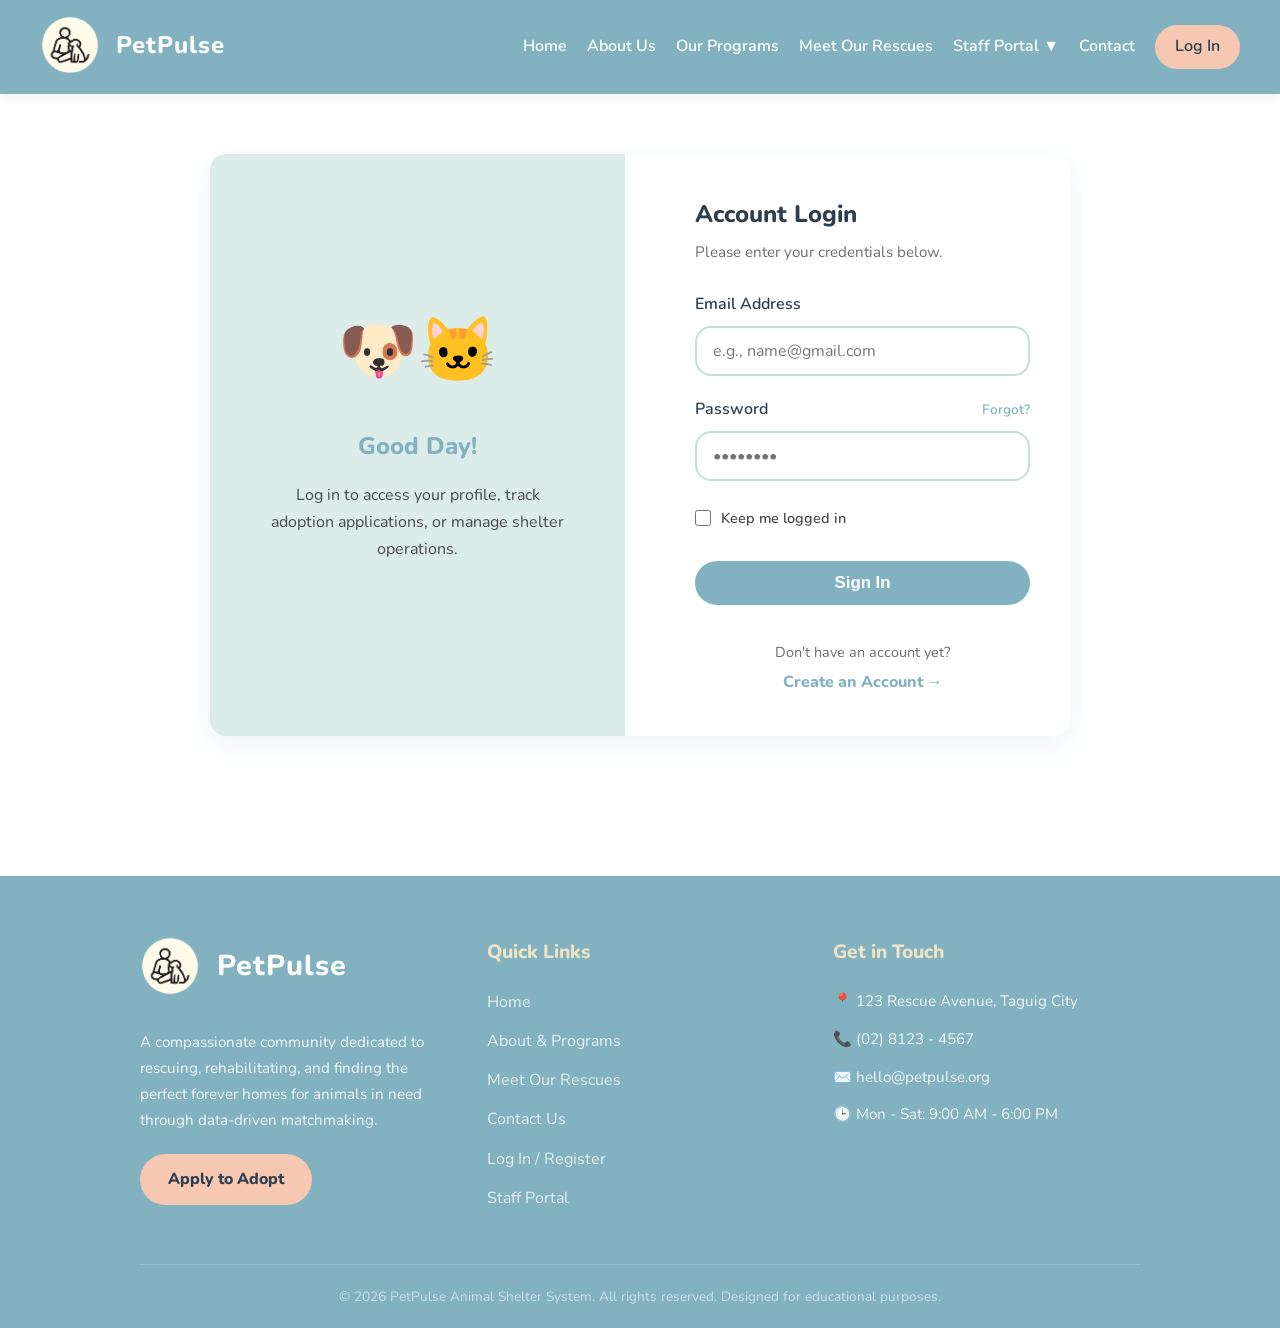
<file: profile.html>
<!DOCTYPE html>
<html lang="en">
<head>
    <meta charset="UTF-8">
    <meta name="viewport" content="width=device-width, initial-scale=1.0">
    <title>PetPulse | My Profile</title>
    <link rel="stylesheet" href="css/style.css">
    <script src="js/auth.js" defer></script>
</head>
<body>

<script>
  document.addEventListener('DOMContentLoaded', function() {
    if (typeof requireLogin === 'function') requireLogin();
    applyProfileRBAC();
  });

  function applyProfileRBAC() {
    const role = localStorage.getItem('profileRole');
    const roleDisplay = document.getElementById('profile-role-display');
    if (roleDisplay) {
      const labels = { Admin: '🛡️ Admin', Staff: '🏥 Staff', Client: '🐾 Client' };
      const colors = { Admin: '#fdecea::#c0392b', Staff: '#d4f0e3::#1a7a4a', Client: '#e8f4fd::#2980b9' };
      const [bg, color] = (colors[role] || '#f0f0f0::#666').split('::');
      roleDisplay.textContent = labels[role] || role;
      roleDisplay.style.cssText = `background:${bg};color:${color};padding:4px 14px;border-radius:50px;font-size:0.85rem;font-weight:800;`;
    }
  }
</script>

<!-- Navigation Bar -->
<nav>
        <a href="index.html" class="logo">
            <img src="images/logo.png" alt="Paw Icon" class="nav-icon" style="height:60px; vertical-align:middle; margin-right:8px;"> 
            PetPulse
        </a>
        <div class="nav-links">
            <a href="index.html">Home</a>
            <a href="about.html">About Us</a>
            <a href="programs.html">Our Programs</a>
            <a href="rescues.html">Meet Our Rescues</a>
            
            <div class="dropdown">
                <a href="#" class="dropbtn">Staff Portal ▼</a>
                <div class="dropdown-content">
                    <a href="dashboard.html">Dashboard</a>
                    <a href="records.html">Records Management</a>
                    <a href="applications.html">Adoption Apps</a>
                    <a href="matchmaking.html">Matchmaking Results</a>
                    <a href="reports.html">Reports</a>
                </div>
            </div>

            <a href="contact.html">Contact</a>

            <!-- The JS Login Button Container -->
            <div id="navAuthContainer" style="display: inline-block; margin-left: 20px;"></div>
        </div>

        <!-- Auth handled by js/auth.js -->
    </nav>

    <!-- Main Profile Content -->
    <div class="container" style="max-width: 900px; padding: 60px 20px;">
        
        <!-- Header Banner Section -->
        <header class="hero" style="padding: 40px; margin-bottom: 40px;">
            <h1 style="font-size: 2.5rem; margin-bottom: 5px;">Account Settings</h1>
            <p style="margin-bottom: 0; font-size: 1rem; opacity: 0.9;">Update your personal details, email address preferences, and account controls.</p>
        </header>

        <!-- Profile Grid Layout -->
        <div class="grid-3" style="grid-template-columns: repeat(auto-fit, minmax(250px, 1fr)); gap: 30px;">
            
            <!-- Left Panel Card: User Badge -->
            <div class="card text-center" style="background-color: var(--color-pale-mint); height: fit-content; padding: 40px 20px;">
                <div style="width: 100px; height: 100px; background-color: var(--color-medium-blue); color: white; font-size: 2.8rem; font-weight: 800; border-radius: 50%; display: flex; align-items: center; justify-content: center; margin: 0 auto 20px; border: 4px solid white; box-shadow: var(--shadow-soft);">
                    A
                </div>
                <h3 id="displayLabelName" style="margin-bottom: 5px; color: var(--text-heading);">Admin User</h3>
                <p id="displayLabelEmail" style="font-size: 0.9rem; opacity: 0.7; margin-bottom: 20px;">admin@petpulse.org</p>
                <span style="background-color: var(--color-peach); color: var(--text-heading); font-weight: 800; font-size: 0.75rem; padding: 6px 14px; border-radius: 20px; letter-spacing: 0.5px;">SYSTEM ADMINISTRATOR</span>
            </div>

            <!-- Right Panel Card: Interactive Fields (Edit Info & Logout Actions) -->
            <div class="card" style="grid-column: span 2; padding: 40px;">
                <h3 style="border-bottom: 2px solid var(--color-light-teal); padding-bottom: 10px; margin-bottom: 25px; color: var(--text-heading);">Edit Information <span id="profile-role-display"></span></h3>
                
                <form id="profileUpdateForm" style="display: flex; flex-direction: column; gap: 20px;">
                    <div>
                        <label for="fullName" style="display: block; font-weight: 600; margin-bottom: 8px; color: var(--text-heading);">Full Name</label>
                        <input type="text" id="fullName" value="Admin User" required 
                               style="width: 100%; padding: 12px 16px; border: 2px solid var(--color-light-teal); border-radius: var(--radius-soft); font-family: inherit; font-size: 1rem; color: var(--text-main); outline: none;">
                    </div>

                    <div>
                        <label for="emailAddress" style="display: block; font-weight: 600; margin-bottom: 8px; color: var(--text-heading);">Email Address</label>
                        <input type="email" id="emailAddress" value="admin@petpulse.org" required 
                               style="width: 100%; padding: 12px 16px; border: 2px solid var(--color-light-teal); border-radius: var(--radius-soft); font-family: inherit; font-size: 1rem; color: var(--text-main); outline: none;">
                    </div>

                    <div class="grid-2" style="gap: 20px;">
                        <div>
                            <label style="display: block; font-weight: 600; margin-bottom: 8px; color: var(--text-heading);">Location Base</label>
                            <input type="text" value="Taguig City Branch" disabled 
                                   style="width: 100%; padding: 12px 16px; border: 2px solid #E0E0E0; background-color: #F9F9F9; border-radius: var(--radius-soft); font-family: inherit; font-size: 1rem; color: #A0A0A0; cursor: not-allowed;">
                        </div>
                        <div>
                            <label style="display: block; font-weight: 600; margin-bottom: 8px; color: var(--text-heading);">System Role</label>
                            <input type="text" value="Tier-1 Full Access" disabled 
                                   style="width: 100%; padding: 12px 16px; border: 2px solid #E0E0E0; background-color: #F9F9F9; border-radius: var(--radius-soft); font-family: inherit; font-size: 1rem; color: #A0A0A0; cursor: not-allowed;">
                        </div>
                    </div>

                    <!-- Action Interface Buttons -->
                    <div style="margin-top: 20px; display: flex; justify-content: space-between; align-items: center; flex-wrap: wrap; gap: 15px;">
                        <button type="button" class="btn btn-outline" onclick="localStorage.removeItem('isLoggedIn'); localStorage.removeItem('profileName'); localStorage.removeItem('profileEmail'); window.location.href='login.html';" style="border-color: #E74C3C; color: #E74C3C; padding: 10px 24px;">Log Out</button>
                        
                        <button type="submit" class="btn btn-primary" style="padding: 10px 30px;">
                            Save Changes
                        </button>
                    </div>
                </form>
            </div>

        </div>
    </div>

    <!-- Footer Section -->
    <footer class="site-footer">
        <div class="footer-grid">
            
            <div class="footer-brand">
                <a href="index.html" class="logo">
                    <img src="images/logo.png" alt="Paw Icon" class="nav-icon" style="height:60px; vertical-align:middle; margin-right:8px;"> 
                    PetPulse
                </a>
                <p style="margin-top: 15px;">A compassionate community dedicated to rescuing, rehabilitating, and finding the perfect forever homes for animals in need through data-driven matchmaking.</p>
                <div style="margin-top: 15px;">
                    <!-- REDIRECTS TO LOGIN instead of register if not logged in -->
                    <button class="btn btn-accent btn-small" style="color: var(--text-heading); font-family: inherit; cursor: pointer; border: none; padding: 8px 16px; border-radius: 4px;" 
                            onclick="if(localStorage.getItem('isLoggedIn') === 'true') { alert('✨ You are already registered and logged in! Head over to \'Meet Our Rescues\' to view profiles.'); window.location.href='rescues.html'; } else { window.location.href='login.html'; }">
                        Apply to Adopt
                    </button>
                </div>
            </div>

            <div>
                <h3 class="footer-heading">Quick Links</h3>
                <ul class="footer-links">
                    <li><a href="index.html">Home</a></li>
                    <li><a href="about.html">About Us</a></li>
                    <li><a href="programs.html">Our Programs</a></li>
                    <li><a href="rescues.html">Meet Our Rescues</a></li>
                    <li><a href="contact.html">Contact Us</a></li>
                    <li><a href="login.html">Log In / Register</a></li>
                    <li><a href="dashboard.html">Staff Portal</a></li>
                </ul>
            </div>

            <div class="footer-contact">
                <h3 class="footer-heading">Get in Touch</h3>
                <p>📍 123 Rescue Avenue, Taguig City</p>
                <p>📞 (02) 8123 - 4567</p>
                <p>✉️ hello@petpulse.org</p>
                <p>🕒 Mon - Sat: 9:00 AM - 6:00 PM</p>
            </div>
            
        </div>

        <div class="footer-bottom">
            <p>&copy; 2026 PetPulse Animal Shelter System. All rights reserved. Designed for educational purposes.</p>
        </div>
    </footer>

    <!-- Interactive Profile Update Script -->
    <script>
        document.getElementById('profileUpdateForm').addEventListener('submit', function(event) {
            event.preventDefault();
            
            const newName = document.getElementById('fullName').value;
            const newEmail = document.getElementById('emailAddress').value;
            
            // Update the badge on the left panel
            document.getElementById('displayLabelName').textContent = newName;
            document.getElementById('displayLabelEmail').textContent = newEmail;

            // Update the nav button to reflect the new name
            const authContainer = document.getElementById('navAuthContainer');
            if (authContainer) {
                const dropBtn = authContainer.querySelector('.dropbtn');
                if (dropBtn) {
                    dropBtn.innerHTML = `<span>👤</span> ${newName} ▼`;
                }
            }

            // Save name to localStorage so it persists across pages
            localStorage.setItem('profileName', newName);
            localStorage.setItem('profileEmail', newEmail);
            
            alert("✨ Success! Profile updated successfully.");
        });
    </script>

</body>
</html>
</file>
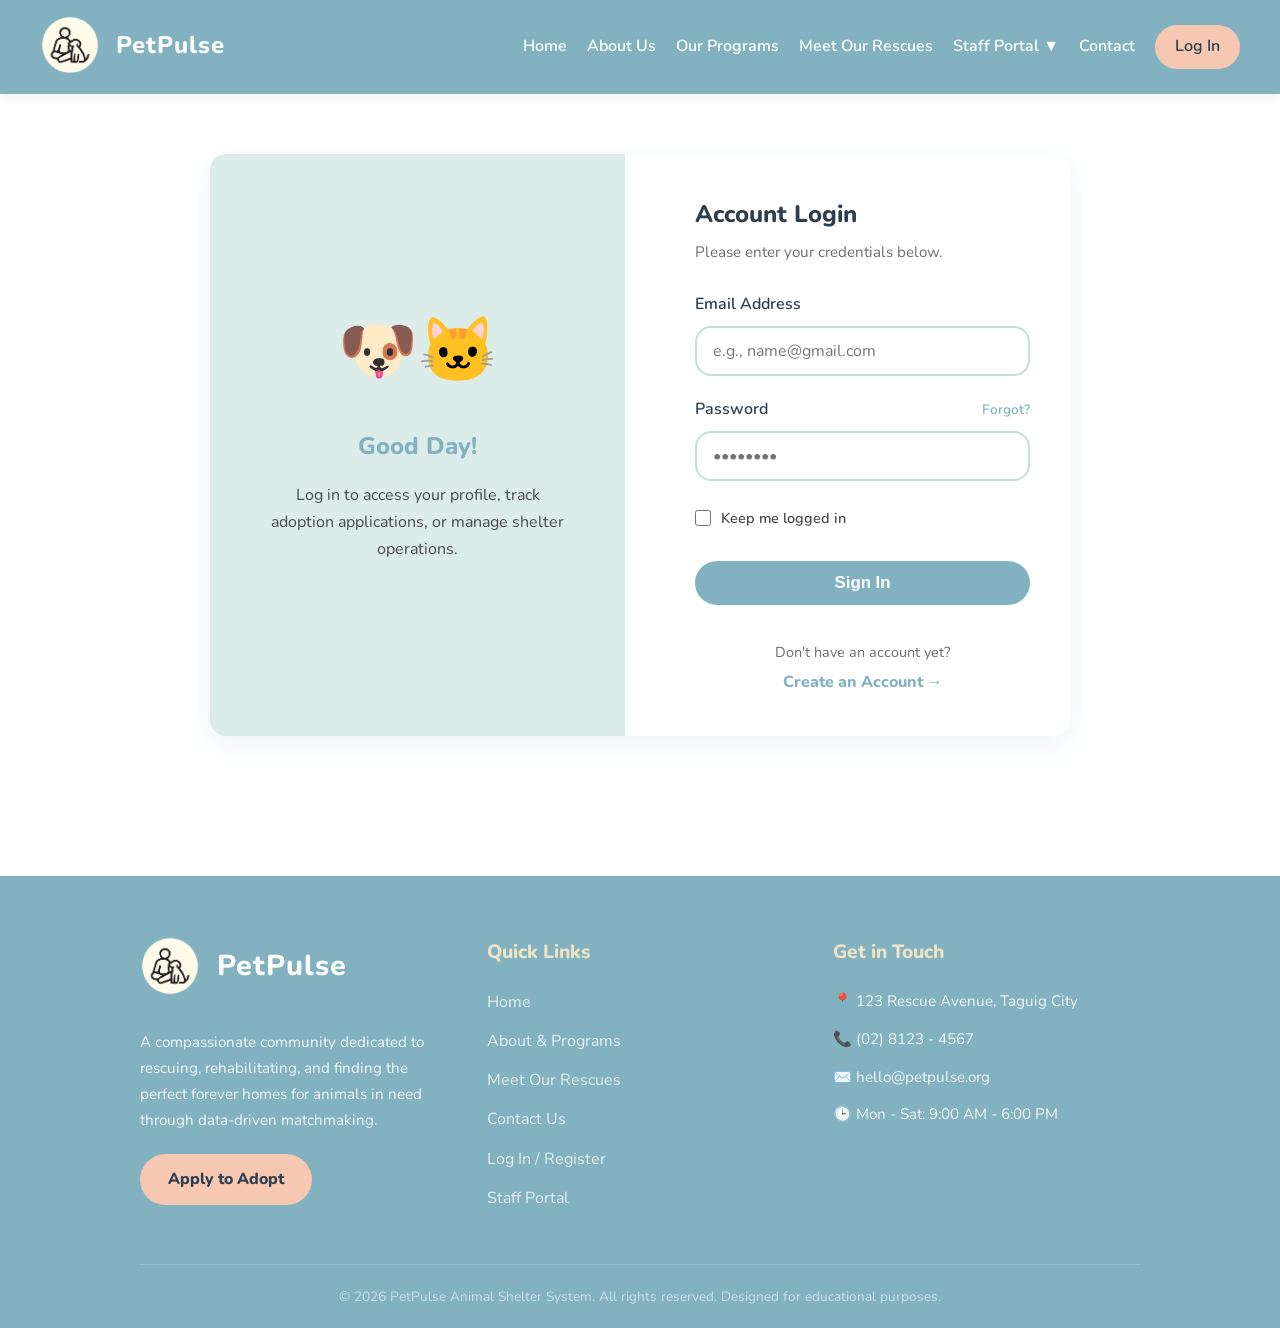
<file: records.html>
<!DOCTYPE html>
<html lang="en">
<head>
    <meta charset="UTF-8">
    <meta name="viewport" content="width=device-width, initial-scale=1.0">
    <title>PetPulse | Records Management</title>
    <link rel="stylesheet" href="css/style.css">
    <script src="js/auth.js" defer></script>
    <style>
        .admin-grid { display: grid; grid-template-columns: 1fr 1.5fr; gap: 30px; margin-top: 20px; }
        .form-group { display: flex; flex-direction: column; margin-bottom: 1rem; }
        .form-group label { font-weight: 600; margin-bottom: 0.4rem; color: var(--text-main); font-size: 0.9rem; }
        .form-group input, .form-group select, .form-group textarea { padding: 10px; border: 2px solid var(--color-cream); border-radius: 8px; font-family: inherit; font-size: 0.95rem; color: var(--text-main); background-color: #ffffff; }
        .form-group input:focus, .form-group select:focus, .form-group textarea:focus { outline: none; border-color: var(--color-medium-blue); }
        .inline-group { display: flex; gap: 15px; }
        .inline-group .form-group { flex: 1; }
    
        .data-table { width: 100%; border-collapse: collapse; margin-top: 15px; font-size: 0.9rem; }
        .data-table th, .data-table td { padding: 12px; text-align: left; border-bottom: 1px solid var(--color-cream); vertical-align: middle; }
        .data-table th { background-color: var(--color-pale-mint); color: var(--text-heading); font-weight: 800; }
        
        .select-status { padding: 6px 12px; border-radius: 6px; font-family: inherit; font-weight: 600; border: 2px solid var(--color-cream); color: var(--text-main); background-color: #ffffff; cursor: pointer; }
        .select-status:focus { outline: none; border-color: var(--color-medium-blue); }
    </style>
</head>
<body>

<script>
  document.addEventListener('DOMContentLoaded', function() {
    if (typeof requireRole === 'function') requireRole(['Admin','Staff']);
    applyRecordsRBAC();
  });

  function applyRecordsRBAC() {
    const role = localStorage.getItem('profileRole');
    // "Administrative Backups & History Controls" – Admin only
    const adminSections = document.querySelectorAll('[data-admin-only]');
    adminSections.forEach(el => {
      if (role !== 'Admin') el.style.display = 'none';
    });
    // Show role badge in page header
    const roleTag = document.getElementById('records-role-tag');
    if (roleTag) {
      if (role === 'Admin') {
        roleTag.textContent = '🛡️ Admin — Full Access';
        roleTag.style.background = '#fdecea'; roleTag.style.color = '#c0392b';
      } else {
        roleTag.textContent = '🏥 Staff — Edit Access';
        roleTag.style.background = '#d4f0e3'; roleTag.style.color = '#1a7a4a';
      }
    }
  }
</script>

<!--Navigation Bar-->
    <nav>
        <a href="index.html" class="logo">
            <img src="images/logo.png" alt="Paw Icon" class="nav-icon" style="height:60px; vertical-align:middle; margin-right:8px;"> 
            PetPulse
        </a>
        <div class="nav-links">
            <a href="index.html">Home</a>
            <a href="about.html">About Us</a>
            <a href="programs.html">Our Programs</a>
            <a href="rescues.html">Meet Our Rescues</a>
            
            <div class="dropdown">
                <a href="#" class="dropbtn">Staff Portal ▼</a>
                <div class="dropdown-content">
                    <a href="dashboard.html">Dashboard</a>
                    <a href="records.html">Records Management</a>
                    <a href="applications.html">Adoption Apps</a>
                    <a href="matchmaking.html">Matchmaking Results</a>
                    <a href="reports.html">Reports</a>
                    <a id="nav-system-roles" href="system-roles.html" style="color:#c0392b;font-weight:800;">🛡️ System Roles</a>
                </div>
            </div>

            <a href="contact.html">Contact</a>

            <!-- The JS Login Button Container -->
            <div id="navAuthContainer" style="display: inline-block; margin-left: 20px;"></div>
        </div>

    <!-- Auth handled by js/auth.js -->
    </nav>

    <div class="container">
        <div class="hero" style="background-color: var(--color-cream); padding: 40px; text-align: left;">
            <h1 style="margin-left: 0; padding-left: 0;">Records & Intake Management <span id="records-role-tag" style="font-size:0.7rem;padding:4px 12px;border-radius:50px;font-weight:800;vertical-align:middle;"></span></h1>
            <p style="margin: 0; max-width: 100%;">Register newly surrendered rescues, update active clinical health or behavioral logs, and modify live adoption status parameters.</p>
        </div>

        <div class="admin-grid">
            <div class="card">
                <h3 style="color: var(--text-heading); border-bottom: 2px solid var(--color-medium-blue); padding-bottom: 5px;">New Intake Registry</h3>
                <!-- Fixed form tag with front-end submission interception -->
                <form action="#" method="POST" style="margin-top: 15px;" onsubmit="event.preventDefault(); alert('🎉 New Intake Registry Processed! The profile has been temporarily recorded in the system stub.');">
                    <div class="form-group">
                        <label for="name">Animal Name</label>
                        <input type="text" id="name" name="name" required placeholder="e.g., Buster">
                    </div>

                    <div class="inline-group">
                        <div class="form-group">
                            <label for="species">Species</label>
                            <select id="species" name="species" required>
                                <option value="Dog">Dog</option>
                                <option value="Cat">Cat</option>
                            </select>
                        </div>
                        <div class="form-group">
                            <label for="gender">Gender</label>
                            <select id="gender" name="gender" required>
                                <option value="Male">Male</option>
                                <option value="Female">Female</option>
                            </select>
                        </div>
                    </div>

                    <div class="inline-group">
                        <div class="form-group">
                            <label for="breed">Breed</label>
                            <input type="text" id="breed" name="breed" placeholder="e.g., Shih Tzu">
                        </div>
                        <div class="form-group">
                            <label for="age_months">Age (Months)</label>
                            <input type="number" id="age_months" name="age_months" required min="0">
                        </div>
                    </div>

                    <div class="form-group">
                        <label for="energy_level">Energy Level</label>
                        <select id="energy_level" name="energy_level" required>
                            <option value="Low">Low</option>
                            <option value="Medium">Medium</option>
                            <option value="High">High</option>
                        </select>
                    </div>

                    <div class="form-group">
                        <label for="notes">Behavioral Profile Notes</label>
                        <textarea id="notes" name="notes" rows="2" placeholder="e.g., Calm lap dog, good with kids..."></textarea>
                    </div>

                    <button type="submit" class="btn btn-primary" style="width: 100%; border-radius: 8px; padding: 10px;">Process Surrender Form</button>
                </form>
            </div>

            <div class="card">
                <h3 style="color: var(--text-heading); border-bottom: 2px solid var(--color-medium-blue); padding-bottom: 5px;">Live Shelter Directory</h3>
                
                <table class="data-table">
                    <thead>
                        <tr>
                            <th>ID</th>
                            <th>Name</th>
                            <th>Breed</th>
                            <th>Status Tag</th>
                        </tr>
                    </thead>
                    <tbody>
                        <tr>
                            <td>101</td>
                            <td><strong>Azzo</strong></td>
                            <td>Bichon Frise</td>
                            <td>
                                <select class="select-status">
                                    <option value="Available">Available</option>
                                    <option value="Pending">Pending</option>
                                    <option value="Adopted" selected>Adopted</option>
                                </select>
                            </td>
                        </tr>
                        <tr>
                            <td>102</td>
                            <td><strong>Maru</strong></td>
                            <td>Scottish Fold</td>
                            <td>
                                <select class="select-status">
                                    <option value="Available">Available</option>
                                    <option value="Pending">Pending</option>
                                    <option value="Adopted" selected>Adopted</option>
                                </select>
                            </td>
                        </tr>
                        <tr>
                            <td>103</td>
                            <td><strong>Cooper</strong></td>
                            <td>Chihuahua</td>
                            <td>
                                <select class="select-status">
                                    <option value="Available" selected>Available</option>
                                    <option value="Pending">Pending</option>
                                    <option value="Adopted">Adopted</option>
                                </select>
                            </td>
                        </tr>
                        <tr>
                            <td>104</td>
                            <td><strong>Bella</strong></td>
                            <td>Pomeranian</td>
                            <td>
                                <select class="select-status">
                                    <option value="Available" selected>Available</option>
                                    <option value="Pending">Pending</option>
                                    <option value="Adopted">Adopted</option>
                                </select>
                            </td>
                        </tr>
                        <tr>
                            <td>105</td>
                            <td><strong>Una</strong></td>
                            <td>Domestic Shorthair</td>
                            <td>
                                <select class="select-status">
                                    <option value="Available">Available</option>
                                    <option value="Pending" selected>Pending</option>
                                    <option value="Adopted">Adopted</option>
                                </select>
                            </td>
                        </tr>
                    </tbody>
                </table>
            </div>

            <div class="card" data-admin-only style="grid-column: span 2; margin-top: 20px;">
                <h3 data-admin-only style="color: var(--text-heading); border-bottom: 2px solid var(--color-medium-blue); padding-bottom: 5px;">Administrative Backups & History Controls</h3>
                
                <p style="font-size: 0.95rem; margin: 15px 0; opacity: 0.8;">
                    Manage safe state backups or execute immediate undo recovery operations on historical intake logs.
                </p>

                <div style="display: flex; gap: 15px; margin-bottom: 20px;">
                    <button class="btn btn-outline" style="padding: 10px 20px; font-size: 0.9rem;" onclick="alert('System Restore Point Created: backup_local_registry.sql saved successfully.')">💾 Create Local Backup</button>
                    <button class="btn btn-outline" style="padding: 10px 20px; font-size: 0.9rem; border-color: var(--color-peach); color: var(--text-heading);" onclick="alert('Undo Action Executed: Restored previous row state modifications.')">↩️ Undo Last Change</button>
                    <button class="btn btn-outline" style="padding: 10px 20px; font-size: 0.9rem;" onclick="alert('Redo Action Executed: Re-applied state parameter upgrades.')">↪️ Redo Action</button>
                </div>

                <h4 style="color: var(--text-heading); font-size: 1.1rem; margin-bottom: 10px;">Archived Records Storage (System Backup Logs)</h4>
                <table class="data-table" style="margin-top: 5px;">
                    <thead>
                        <tr>
                            <th>Archive ID</th>
                            <th>Animal Profile</th>
                            <th>Reason for Archive</th>
                            <th>Removal Date</th>
                            <th>Action Status</th>
                        </tr>
                    </thead>
                    <tbody>
                        <tr>
                            <td>#ARC-088</td>
                            <td><strong>Buster (Shih Tzu)</strong></td>
                            <td>Successful Adoption Match</td>
                            <td>12/06/2026</td>
                            <td><button class="btn-decision btn-approve" style="padding: 5px 12px; font-size: 0.8rem; border-radius: 4px;" onclick="alert('Restoring Buster back to active shelter databases...')">Unarchive / Restore</button></td>
                        </tr>
                        <tr>
                            <td>#ARC-042</td>
                            <td><strong>Whiskers (Persian Cat)</strong></td>
                            <td>Transferred to Specialized Medical Facility</td>
                            <td>04/06/2026</td>
                            <td><button class="btn-decision btn-approve" style="padding: 5px 12px; font-size: 0.8rem; border-radius: 4px;" onclick="alert('Restoring Whiskers back to active shelter databases...')">Unarchive / Restore</button></td>
                        </tr>
                    </tbody>
                </table>
            </div>

        </div>
    </div>

    <footer class="site-footer">
        <div class="footer-grid">
            
            <div class="footer-brand">
                <a href="index.html" class="logo">
                    <img src="images/logo.png" alt="Paw Icon" class="nav-icon" style="height:60px; vertical-align:middle; margin-right:8px;"> 
                    PetPulse
                </a>
                <p style="margin-top: 15px;">A compassionate community dedicated to rescuing, rehabilitating, and finding the perfect forever homes for animals in need through data-driven matchmaking.</p>
                <div style="margin-top: 15px;">
                    <!-- REDIRECTS TO LOGIN instead of register if not logged in -->
                    <button class="btn btn-accent btn-small" style="color: var(--text-heading); font-family: inherit; cursor: pointer; border: none; padding: 8px 16px; border-radius: 4px;" 
                            onclick="if(localStorage.getItem('isLoggedIn') === 'true') { alert('✨ You are already registered and logged in! Head over to \'Meet Our Rescues\' to view profiles.'); window.location.href='rescues.html'; } else { window.location.href='login.html'; }">
                        Apply to Adopt
                    </button>
                </div>
            </div>

            <div>
                <h3 class="footer-heading">Quick Links</h3>
                <ul class="footer-links">
                    <li><a href="index.html">Home</a></li>
                    <li><a href="about.html">About Us</a></li>
                    <li><a href="programs.html">Our Programs</a></li>
                    <li><a href="rescues.html">Meet Our Rescues</a></li>
                    <li><a href="contact.html">Contact Us</a></li>
                    <li><a href="login.html">Log In / Register</a></li>
                    <li><a href="dashboard.html">Staff Portal</a></li>
                </ul>
            </div>

            <div class="footer-contact">
                <h3 class="footer-heading">Get in Touch</h3>
                <p>📍 123 Rescue Avenue, Taguig City</p>
                <p>📞 (02) 8123 - 4567</p>
                <p>✉️ hello@petpulse.org</p>
                <p>🕒 Mon - Sat: 9:00 AM - 6:00 PM</p>
            </div>
            
        </div>

        <div class="footer-bottom">
            <p>&copy; 2026 PetPulse Animal Shelter System. All rights reserved. Designed for educational purposes.</p>
        </div>
    </footer>

</body>
</html>
</file>
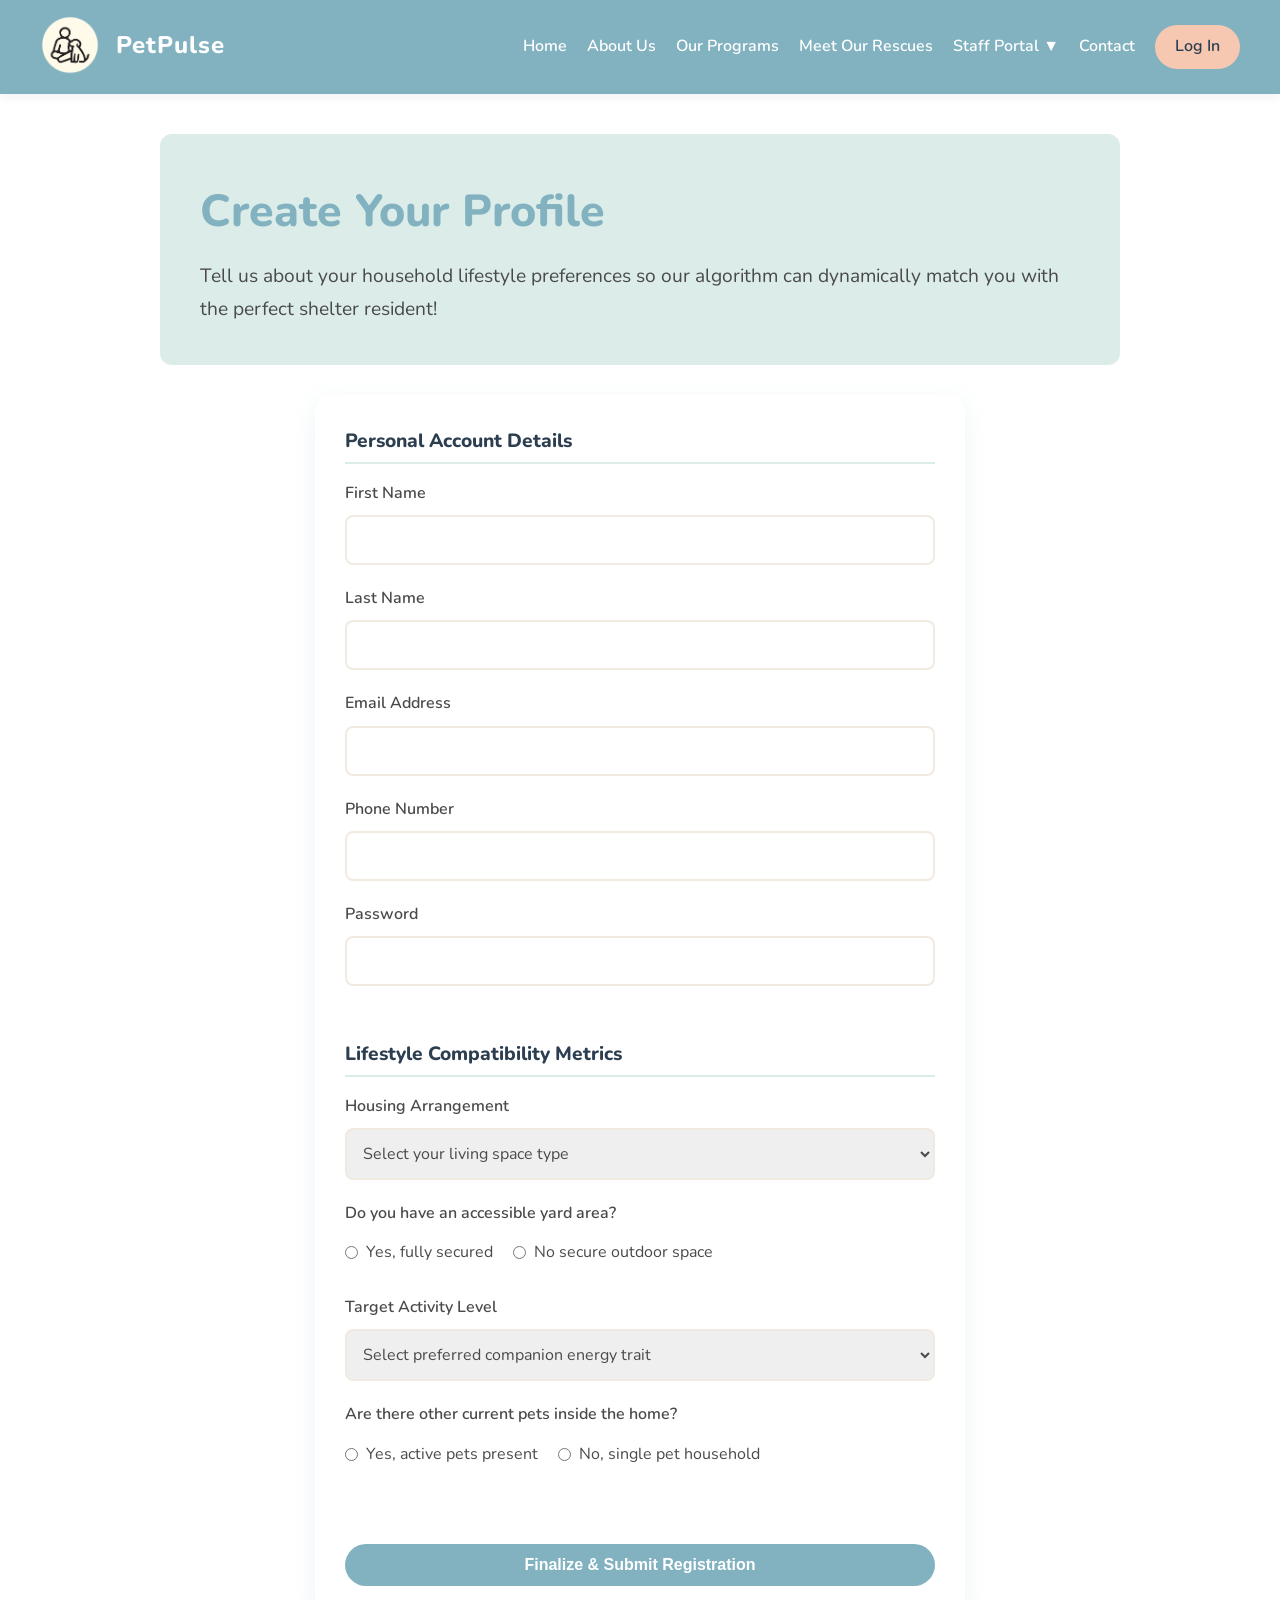
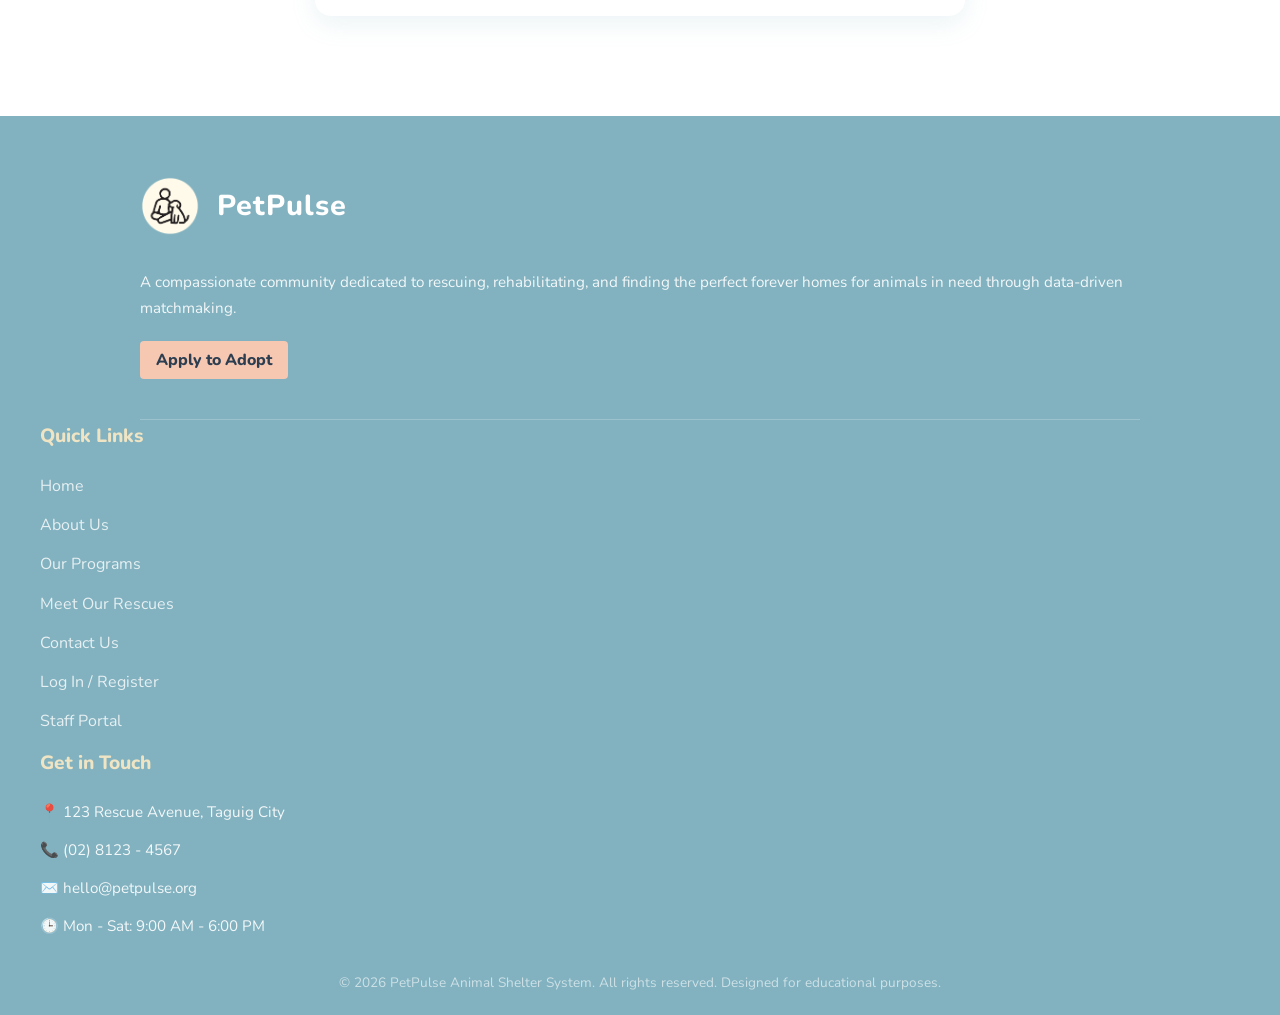
<file: register.html>
<!DOCTYPE html>
<html lang="en">
<head>
    <meta charset="UTF-8">
    <meta name="viewport" content="width=device-width, initial-scale=1.0">
    <title>PetPulse | Adopter Registration</title>
    <link rel="stylesheet" href="css/style.css">
    <script src="js/auth.js" defer></script>
    <style>
        .form-section { margin-bottom: 2rem; border: none; padding: 0; }
        .form-section legend { font-weight: 800; font-size: 1.2rem; color: var(--text-heading); margin-bottom: 1rem; padding-bottom: 0.25rem; border-bottom: 2px solid var(--color-pale-mint); width: 100%; }
        .form-group { display: flex; flex-direction: column; margin-bottom: 1.25rem; }
        .form-group label { font-weight: 600; margin-bottom: 0.5rem; color: var(--text-main); }
        .form-group input, .form-group select { padding: 12px; border: 2px solid var(--color-cream); border-radius: 8px; font-family: inherit; font-size: 1rem; color: var(--text-main); }
        .form-group input:focus, .form-group select:focus { outline: none; border-color: var(--color-medium-blue); }
        .radio-options { display: flex; gap: 20px; margin-top: 0.25rem; }
        .radio-options label { font-weight: 400; display: flex; align-items: center; gap: 8px; cursor: pointer; }
        .btn-submit { width: 100%; margin-top: 1rem; }
    </style>
</head>
<body>
    <nav>
        <a href="index.html" class="logo">
            <img src="images/logo.png" alt="Paw Icon" class="nav-icon" style="height:60px; vertical-align:middle; margin-right:8px;"> 
            PetPulse
        </a>
        <div class="nav-links">
            <a href="index.html">Home</a>
            <a href="about.html">About Us</a>
            <a href="programs.html">Our Programs</a>
            <a href="rescues.html">Meet Our Rescues</a>
            
            <div class="dropdown">
                <a href="#" class="dropbtn">Staff Portal ▼</a>
                <div class="dropdown-content">
                    <a href="dashboard.html">Dashboard</a>
                    <a href="records.html">Records Management</a>
                    <a href="applications.html">Adoption Apps</a>
                    <a href="matchmaking.html">Matchmaking Results</a>
                    <a href="reports.html">Reports</a>
                </div>
            </div>

            <a href="contact.html">Contact</a>

            <div id="navAuthContainer" style="display: inline-block; margin-left: 20px;"></div>
        </div>

        <!-- Auth handled by js/auth.js -->
    </nav>

    <div class="container">
        
        <div class="hero" style="text-align: left; padding: 40px; background-color: var(--color-pale-mint); border-radius: 12px; margin-bottom: 30px;">
            <h1 style="margin: 0 0 10px 0;">Create Your Profile</h1>
            <p style="margin: 0; max-width: 100%;">Tell us about your household lifestyle preferences so our algorithm can dynamically match you with the perfect shelter resident!</p>
        </div>

        <div class="card" style="max-width: 650px; margin: 0 auto;">
            <form action="#" method="GET" onsubmit="event.preventDefault(); localStorage.setItem('isLoggedIn', 'true'); localStorage.setItem('profileName', document.getElementById('first_name').value); alert('🎉 Account Profile Successfully Created! Your lifestyle parameters have been saved to the dynamic matching engine stub.'); window.location.href='index.html'; return false;">
            
                <fieldset class="form-section">
                    <legend>Personal Account Details</legend>
                    
                    <div class="form-group">
                        <label for="first_name">First Name</label>
                        <input type="text" id="first_name" name="first_name" required maxlength="50">
                    </div>

                    <div class="form-group">
                        <label for="last_name">Last Name</label>
                        <input type="text" id="last_name" name="last_name" required maxlength="50">
                    </div>

                    <div class="form-group">
                        <label for="email">Email Address</label>
                        <input type="email" id="email" name="email" required maxlength="100">
                    </div>

                    <div class="form-group">
                        <label for="phone">Phone Number</label>
                        <input type="tel" id="phone" name="phone" required maxlength="20">
                    </div>

                    <div class="form-group">
                        <label for="password">Password</label>
                        <input type="password" id="password" name="password" required>
                    </div>
                </fieldset>


                <fieldset class="form-section">
                    <legend>Lifestyle Compatibility Metrics</legend>

                    <div class="form-group">
                        <label for="housing_type">Housing Arrangement</label>
                        <select id="housing_type" name="housing_type" required>
                            <option value="" disabled selected>Select your living space type</option>
                            <option value="House">House</option>
                            <option value="Apartment">Apartment</option>
                            <option value="Condo">Condo</option>
                        </select>
                    </div>

                    <div class="form-group">
                        <label>Do you have an accessible yard area?</label>
                        <div class="radio-options">
                            <label><input type="radio" name="has_yard" value="1" required> Yes, fully secured</label>
                            <label><input type="radio" name="has_yard" value="0"> No secure outdoor space</label>
                        </div>
                    </div>

                    <div class="form-group">
                        <label for="pref_energy_level">Target Activity Level</label>
                        <select id="pref_energy_level" name="pref_energy_level" required>
                            <option value="" disabled selected>Select preferred companion energy trait</option>
                            <option value="Low">Low (Calm, low maintenance, quiet spaces)</option>
                            <option value="Medium">Medium (Balanced routine, moderate walks)</option>
                            <option value="High">High (High energy, active engagement, running)</option>
                        </select>
                    </div>

                    <div class="form-group">
                        <label>Are there other current pets inside the home?</label>
                        <div class="radio-options">
                            <label><input type="radio" name="has_other_pets" value="1" required> Yes, active pets present</label>
                            <label><input type="radio" name="has_other_pets" value="0"> No, single pet household</label>
                        </div>
                    </div>
                </fieldset>

                <button type="submit" class="btn btn-primary btn-submit">Finalize & Submit Registration</button>
            </form>
        </div>
    </div>

    <footer class="site-footer" style="margin-top: 60px;">
        <div class="footer-grid">
            
            <div class="footer-brand">
                <a href="index.html" class="logo">
                    <img src="images/logo.png" alt="Paw Icon" class="nav-icon" style="height:60px; vertical-align:middle; margin-right:8px;"> 
                    PetPulse
                </a>
                <p style="margin-top: 15px;">A compassionate community dedicated to rescuing, rehabilitating, and finding the perfect forever homes for animals in need through data-driven matchmaking.</p>
                <div style="margin-top: 15px;">
                    <!-- REDIRECTS TO LOGIN instead of register if not logged in -->
                    <button class="btn btn-accent btn-small" style="color: var(--text-heading); font-family: inherit; cursor: pointer; border: none; padding: 8px 16px; border-radius: 4px;" 
                            onclick="if(localStorage.getItem('isLoggedIn') === 'true') { alert('✨ You are already registered and logged in! Head over to \'Meet Our Rescues\' to view profiles.'); window.location.href='rescues.html'; } else { window.location.href='login.html'; }">
                        Apply to Adopt
                    </button>
                </div>
            </div>
            </div>

            <div>
                <h3 class="footer-heading">Quick Links</h3>
                <ul class="footer-links">
                    <li><a href="index.html">Home</a></li>
                    <li><a href="about.html">About Us</a></li>
                    <li><a href="programs.html">Our Programs</a></li>
                    <li><a href="rescues.html">Meet Our Rescues</a></li>
                    <li><a href="contact.html">Contact Us</a></li>
                    <li><a href="login.html">Log In / Register</a></li>
                    <li><a href="dashboard.html">Staff Portal</a></li>
                </ul>
            </div>

            <div class="footer-contact">
                <h3 class="footer-heading">Get in Touch</h3>
                <p>📍 123 Rescue Avenue, Taguig City</p>
                <p>📞 (02) 8123 - 4567</p>
                <p>✉️ hello@petpulse.org</p>
                <p>🕒 Mon - Sat: 9:00 AM - 6:00 PM</p>
            </div>
            
        </div>

        <div class="footer-bottom">
            <p>&copy; 2026 PetPulse Animal Shelter System. All rights reserved. Designed for educational purposes.</p>
        </div>
    </footer>

</body>
</html>
</file>
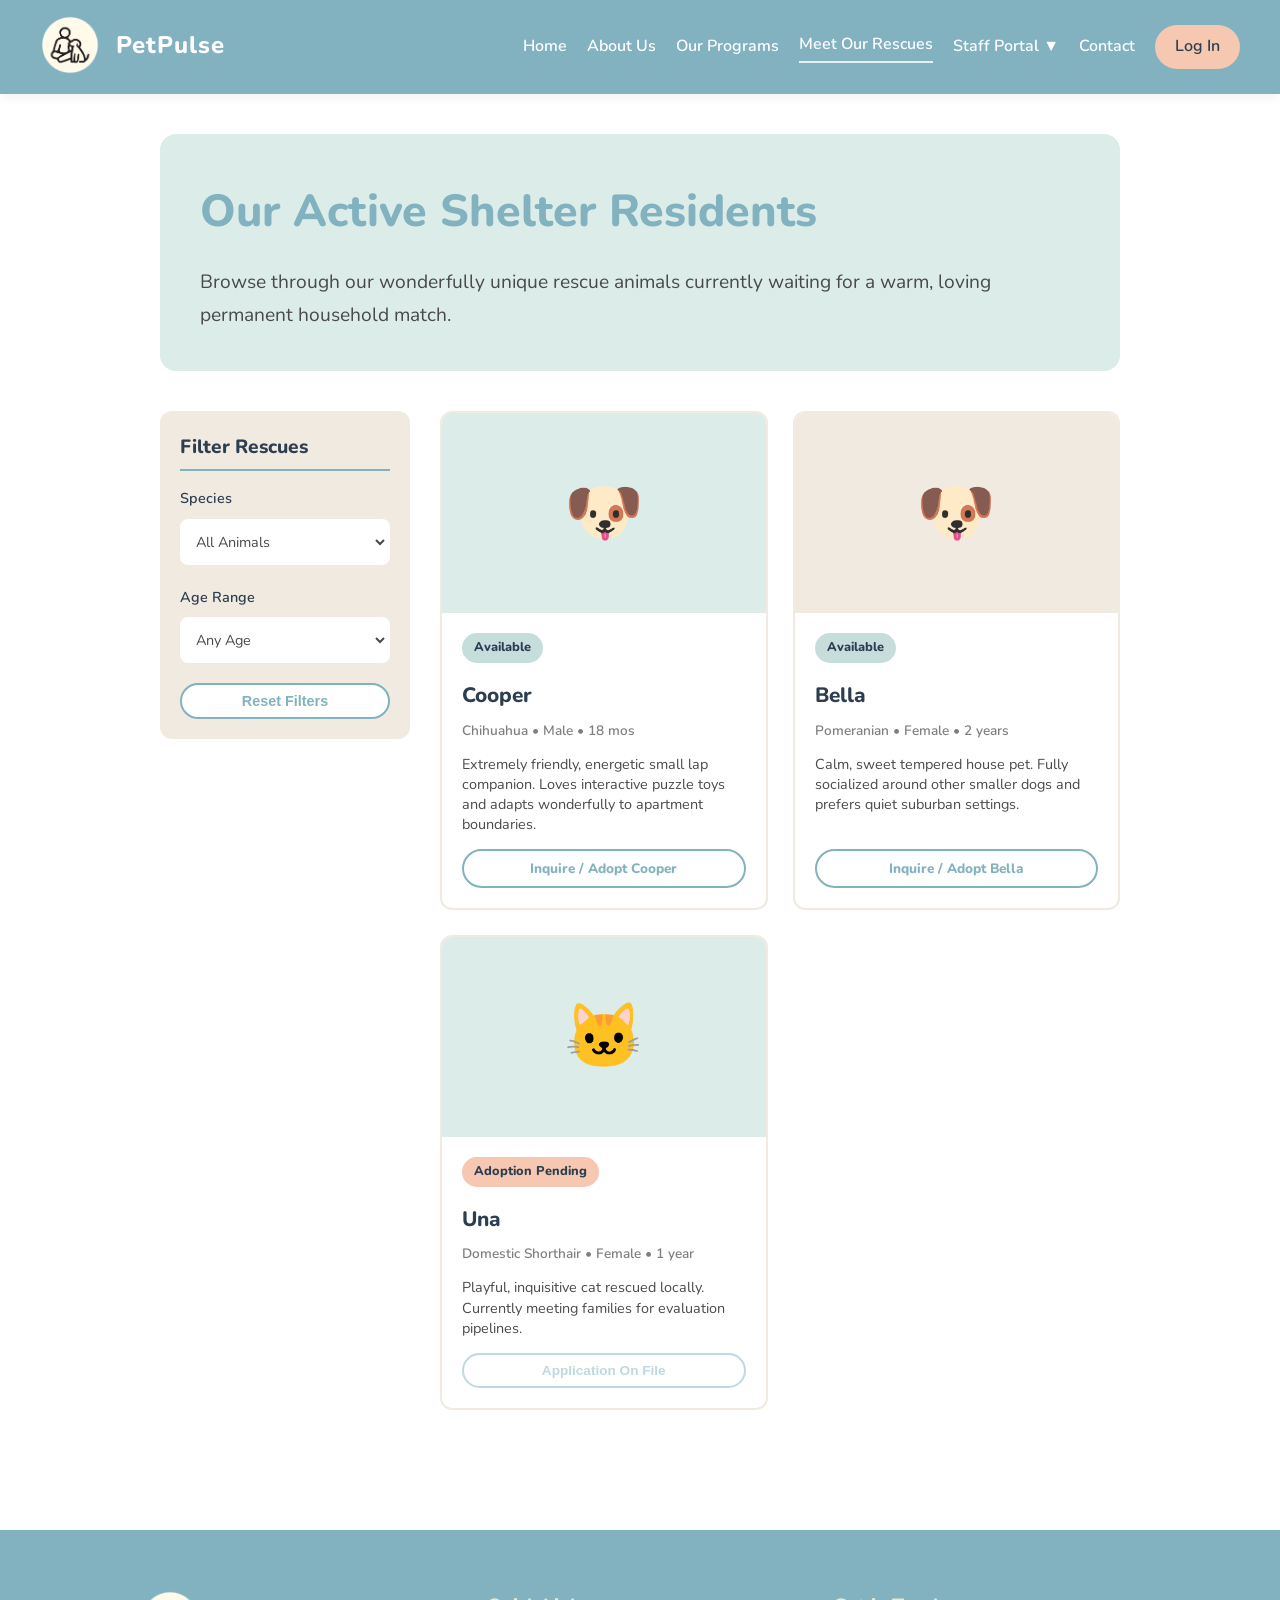
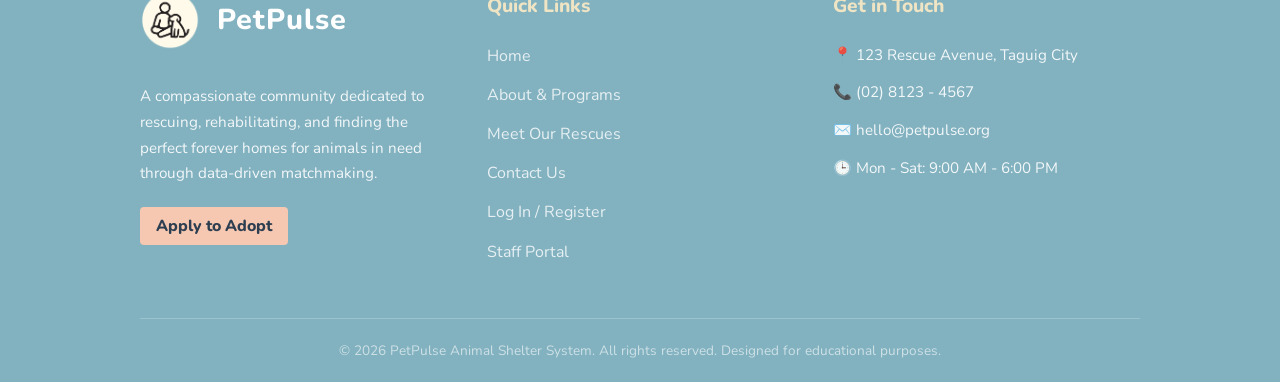
<file: rescues.html>
<!DOCTYPE html>
<html lang="en">
<head>
    <meta charset="UTF-8">
    <meta name="viewport" content="width=device-width, initial-scale=1.0">
    <title>PetPulse | Meet Our Rescues</title>
    <link rel="stylesheet" href="css/style.css">
    <script src="js/auth.js" defer></script>
    <style>
        /* Grids and Catalog layouts designed to match team specifications */
        .catalog-layout {
            display: grid;
            grid-template-columns: 250px 1fr;
            gap: 30px;
            margin-top: 30px;
        }

        /* Filter Sidebar controls */
        .filter-sidebar {
            background-color: var(--color-cream);
            padding: 20px;
            border-radius: 12px;
            height: fit-content;
        }
        .filter-group {
            margin-bottom: 20px;
        }
        .filter-group label {
            display: block;
            font-weight: 600;
            font-size: 0.9rem;
            margin-bottom: 8px;
            color: var(--text-heading);
        }
        .filter-group select {
            width: 100%;
            padding: 10px;
            border: 2px solid #ffffff;
            border-radius: 8px;
            font-family: inherit;
            font-size: 0.9rem;
            color: var(--text-main);
            background-color: #ffffff;
            cursor: pointer;
        }
        .filter-group select:focus {
            outline: none;
            border-color: var(--color-medium-blue);
        }

        /* Pet Cards Grid system */
        .pets-grid {
            display: grid;
            grid-template-columns: repeat(auto-fill, minmax(280px, 1fr));
            gap: 25px;
        }
        .pet-card {
            background-color: #ffffff;
            border: 2px solid var(--color-cream);
            border-radius: 12px;
            overflow: hidden;
            display: flex;
            flex-direction: column;
            transition: transform 0.2s, box-shadow 0.2s, opacity 0.3s ease;
        }
        .pet-card:hover {
            transform: translateY(-5px);
            box-shadow: 0 8px 20px rgba(0,0,0,0.05);
        }
        
        /* Mock image element placeholders matching presentation parameters */
        .pet-image-placeholder {
            width: 100%;
            height: 200px;
            background-color: var(--color-pale-mint);
            display: flex;
            align-items: center;
            justify-content: center;
            font-size: 4rem;
        }
        
        .pet-details {
            padding: 20px;
            display: flex;
            flex-direction: column;
            flex-grow: 1;
        }
        .pet-details h3 {
            margin-bottom: 5px;
            color: var(--text-heading);
            font-size: 1.3rem;
        }
        .pet-breed {
            font-size: 0.85rem;
            opacity: 0.7;
            margin-bottom: 12px;
            font-weight: 600;
        }
        .pet-meta {
            font-size: 0.9rem;
            margin-bottom: 15px;
            line-height: 1.4;
        }

        /* Status Badge Variants */
        .badge {
            display: inline-block;
            padding: 4px 12px;
            border-radius: 50px;
            font-size: 0.8rem;
            font-weight: 800;
            width: fit-content;
            margin-bottom: 15px;
        }
        .badge-available { background-color: var(--color-light-teal); color: var(--text-heading); }
        .badge-pending { background-color: var(--color-peach); color: var(--text-heading); }

        /* Empty state notification hidden by default */
        .no-results {
            display: none;
            grid-column: 1 / -1;
            text-align: center;
            padding: 40px;
            color: var(--text-main);
            background-color: var(--color-cream);
            border-radius: 12px;
        }
    </style>
</head>
<body>

<script>
  document.addEventListener('DOMContentLoaded', function() {
    applyRescuesRBAC();
  });

  function applyRescuesRBAC() {
    const role = localStorage.getItem('profileRole');
    const loggedIn = localStorage.getItem('isLoggedIn') === 'true';

    // Update all "Inquire / Adopt" buttons based on role
    document.querySelectorAll('.adopt-btn').forEach(btn => {
      if (!loggedIn) {
        btn.textContent = '🔒 Log In to Inquire';
        btn.onclick = () => window.location.href = 'login.html';
      } else if (role === 'Client') {
        // Keep normal adopt flow for clients
        btn.textContent = '🐾 Apply to Adopt';
        btn.onclick = () => window.location.href = 'register.html';
      } else if (role === 'Staff' || role === 'Admin') {
        btn.textContent = '📋 Manage Animal';
        btn.style.background = 'var(--color-pale-mint)';
        btn.onclick = () => window.location.href = 'records.html';
      }
    });
  }
</script>

    <nav>
        <a href="index.html" class="logo">
            <img src="images/logo.png" alt="Paw Icon" class="nav-icon" style="height:60px; vertical-align:middle; margin-right:8px;"> 
            PetPulse
        </a>
        <div class="nav-links">
            <a href="index.html">Home</a>
            <a href="about.html">About Us</a>
            <a href="programs.html">Our Programs</a>
            <a href="rescues.html">Meet Our Rescues</a>
            
            <div class="dropdown">
                <a href="#" class="dropbtn">Staff Portal ▼</a>
                <div class="dropdown-content">
                    <a href="dashboard.html">Dashboard</a>
                    <a href="records.html">Records Management</a>
                    <a href="applications.html">Adoption Apps</a>
                    <a href="matchmaking.html">Matchmaking Results</a>
                    <a href="reports.html">Reports</a>
                </div>
            </div>

            <a href="contact.html">Contact</a>

            <!-- The JS Login Button Container -->
            <div id="navAuthContainer" style="display: inline-block; margin-left: 20px;"></div>
        </div>

        <!-- Auth handled by js/auth.js -->
    </nav>

    <div class="container">
        <div class="hero" style="background-color: var(--color-pale-mint); padding: 40px; text-align: left;">
            <h1 style="margin-left: 0; padding-left: 0;">Our Active Shelter Residents</h1>
            <p style="margin: 0; max-width: 100%;">Browse through our wonderfully unique rescue animals currently waiting for a warm, loving permanent household match.</p>
        </div>

        <div class="catalog-layout">
            
            <aside class="filter-sidebar">
                <h3 style="color: var(--text-heading); margin-bottom: 15px; font-size: 1.2rem; border-bottom: 2px solid var(--color-medium-blue); padding-bottom: 5px;">Filter Rescues</h3>
                
                <div class="filter-group">
                    <label for="filter-species">Species</label>
                    <select id="filter-species">
                        <option value="all">All Animals</option>
                        <option value="dog">Dogs Only</option>
                        <option value="cat">Cats Only</option>
                    </select>
                </div>

                <div class="filter-group">
                    <label for="filter-age">Age Range</label>
                    <select id="filter-age">
                        <option value="all">Any Age</option>
                        <option value="adult">Adult (1-7 years)</option>
                        <option value="senior">Senior (7+ years)</option>
                    </select>
                </div>

                <button id="reset-filters" class="btn btn-outline" style="width: 100%; padding: 8px; font-size: 0.9rem; background-color: #ffffff;">Reset Filters</button>
            </aside>

            <main>
                <div class="pets-grid" id="pets-grid-container">
                    
                    <!-- RESIDENT 1: COOPER -->
                    <div class="pet-card" data-species="dog" data-age="adult">
                        <div class="pet-image-placeholder">🐶</div>
                        <div class="pet-details">
                            <span class="badge badge-available">Available</span>
                            <h3>Cooper</h3>
                            <div class="pet-breed">Chihuahua • Male • 18 mos</div>
                            <p class="pet-meta">Extremely friendly, energetic small lap companion. Loves interactive puzzle toys and adapts wonderfully to apartment boundaries.</p>
                            <!-- FIXED: Redirects to login.html if session key isn't active -->
                            <button class="btn btn-outline" style="margin-top: auto; text-align: center; font-size: 0.85rem; padding: 8px; font-family: inherit; cursor: pointer;" 
                                    onclick="if(localStorage.getItem('isLoggedIn') === 'true') { alert('💖 Match Request Sent! Your profile metrics have been submitted to the shelter staff for Cooper.'); } else { window.location.href='login.html'; }">
                                Inquire / Adopt Cooper
                            </button>
                        </div>
                    </div>

                    <!-- RESIDENT 2: BELLA -->
                    <div class="pet-card" data-species="dog" data-age="adult">
                        <div class="pet-image-placeholder" style="background-color: var(--color-cream);">🐶</div>
                        <div class="pet-details">
                            <span class="badge badge-available">Available</span>
                            <h3>Bella</h3>
                            <div class="pet-breed">Pomeranian • Female • 2 years</div>
                            <p class="pet-meta">Calm, sweet tempered house pet. Fully socialized around other smaller dogs and prefers quiet suburban settings.</p>
                            <!-- FIXED: Redirects to login.html if session key isn't active -->
                            <button class="btn btn-outline" style="margin-top: auto; text-align: center; font-size: 0.85rem; padding: 8px; font-family: inherit; cursor: pointer;" 
                                    onclick="if(localStorage.getItem('isLoggedIn') === 'true') { alert('💖 Match Request Sent! Your profile metrics have been submitted to the shelter staff for Bella.'); } else { window.location.href='login.html'; }">
                                Inquire / Adopt Bella
                            </button>
                        </div>
                    </div>

                    <!-- RESIDENT 3: UNA -->
                    <div class="pet-card" data-species="cat" data-age="adult">
                        <div class="pet-image-placeholder">🐱</div>
                        <div class="pet-details">
                            <span class="badge badge-pending">Adoption Pending</span>
                            <h3>Una</h3>
                            <div class="pet-breed">Domestic Shorthair • Female • 1 year</div>
                            <p class="pet-meta">Playful, inquisitive cat rescued locally. Currently meeting families for evaluation pipelines.</p>
                            <button class="btn btn-outline" style="margin-top: auto; font-size: 0.85rem; padding: 8px; opacity: 0.5; cursor: not-allowed;" disabled>Application On File</button>
                        </div>
                    </div>

                    <div class="no-results" id="empty-state-card">
                        <h4>No Rescues Found Matching Those Filters 🐾</h4>
                        <p style="font-size: 0.9rem; margin-top: 5px; opacity: 0.8;">Try selecting different parameters or reset your sidebar filters.</p>
                    </div>

                </div>
            </main>
        </div>
    </div>

    <!-- Footer -->
    <footer class="site-footer">
        <div class="footer-grid">
            
            <div class="footer-brand">
                <a href="index.html" class="logo">
                    <img src="images/logo.png" alt="Paw Icon" class="nav-icon" style="height:60px; vertical-align:middle; margin-right:8px;"> 
                    PetPulse
                </a>
                <p style="margin-top: 15px;">A compassionate community dedicated to rescuing, rehabilitating, and finding the perfect forever homes for animals in need through data-driven matchmaking.</p>
                <div style="margin-top: 15px;">
                    <!-- FIXED: Footer CTA button redirects to login.html if session key isn't active -->
                    <button class="btn btn-accent btn-small" style="color: var(--text-heading); font-family: inherit; cursor: pointer; border: none; padding: 8px 16px; border-radius: 4px;" 
                            onclick="if(localStorage.getItem('isLoggedIn') === 'true') { alert('✨ You are already registered and logged in! Head over to \'Meet Our Rescues\' to view profiles.'); } else { window.location.href='login.html'; }">
                        Apply to Adopt
                    </button>
                </div>
            </div>

            <div>
                <h3 class="footer-heading">Quick Links</h3>
                <ul class="footer-links">
                    <li><a href="index.html">Home</a></li>
                    <li><a href="about.html">About & Programs</a></li>
                    <li><a href="rescues.html">Meet Our Rescues</a></li>
                    <li><a href="contact.html">Contact Us</a></li>
                    <li><a href="login.html">Log In / Register</a></li>
                    <li><a href="dashboard.html">Staff Portal</a></li>
                </ul>
            </div>

            <div class="footer-contact">
                <h3 class="footer-heading">Get in Touch</h3>
                <p>📍 123 Rescue Avenue, Taguig City</p>
                <p>📞 (02) 8123 - 4567</p>
                <p>✉️ hello@petpulse.org</p>
                <p>🕒 Mon - Sat: 9:00 AM - 6:00 PM</p>
            </div>
            
        </div>

        <div class="footer-bottom">
            <p>&copy; 2026 PetPulse Animal Shelter System. All rights reserved. Designed for educational purposes.</p>
        </div>
    </footer>

    <script>
        const speciesSelect = document.getElementById('filter-species');
        const ageSelect = document.getElementById('filter-age');
        const resetBtn = document.getElementById('reset-filters');
        const petCards = document.querySelectorAll('.pet-card');
        const noResults = document.getElementById('empty-state-card');

        function filterPets() {
            const chosenSpecies = speciesSelect.value;
            const chosenAge = ageSelect.value;
            let visibleCount = 0;

            petCards.forEach(card => {
                const matchesSpecies = (chosenSpecies === 'all' || card.getAttribute('data-species') === chosenSpecies);
                const matchesAge = (chosenAge === 'all' || card.getAttribute('data-age') === chosenAge);

                if (matchesSpecies && matchesAge) {
                    card.style.display = 'flex';
                    visibleCount++;
                } else {
                    card.style.display = 'none';
                }
            });

            if (visibleCount === 0) {
                noResults.style.display = 'block';
            } else {
                noResults.style.display = 'none';
            }
        }

        speciesSelect.addEventListener('change', filterPets);
        ageSelect.addEventListener('change', filterPets);
        
        resetBtn.addEventListener('click', () => {
            speciesSelect.value = 'all';
            ageSelect.value = 'all';
            filterPets();
        });
    </script>

</body>
</html>
</file>
<file: css/style.css>
@import url('https://fonts.googleapis.com/css2?family=Nunito:wght@400;600;800&display=swap');

:root {
    /* The Custom Palette */
    --color-beige: #EFE4C3;
    --color-cream: #F1EAE0;
    --color-light-teal: #C5DEDC;
    --color-pale-mint: #DBECE9;
    --color-peach: #F6C7B1;
    --color-medium-blue: #82B2C0;
    
    /* System Colors */
    --text-main: #4A4A4A;      /* Soft dark gray for readability */
    --text-heading: #2C3E50;   /* Slightly darker for titles */
    --bg-card: #FFFFFF;
    
    --radius-soft: 16px;
    --shadow-soft: 0 8px 24px rgba(130, 178, 192, 0.15);
}

/* --- Base Typography & Reset --- */
* {
    margin: 0;
    padding: 0;
    box-sizing: border-box;
}

body {
    font-family: 'Nunito', sans-serif;
    background-color: #FFFFFF; 
    color: var(--text-main);
    line-height: 1.7;
}

h1, h2, h3 {
    color: var(--text-heading);
    margin-bottom: 1rem;
    font-weight: 800;
}

/* --- Navigation Bar & Dropdown --- */
nav {
    background-color: var(--color-medium-blue);
    padding: 15px 40px;
    display: flex;
    justify-content: space-between;
    align-items: center;
    box-shadow: 0 4px 10px rgba(0,0,0,0.05);
}

.logo {
    font-size: 1.5rem;
    font-weight: 800;
    color: #FFFFFF;
    text-decoration: none;
    letter-spacing: 1px;
}

.nav-icon {
    height: 48px; 
    width: auto;
    vertical-align: middle; 
    margin-right: 8px; 
    margin-bottom: 4px; 
}

.nav-links {
    display: flex;
    align-items: center;
}

.nav-links a {
    color: #FFFFFF;
    margin-left: 20px;
    text-decoration: none;
    font-weight: 600;
    transition: opacity 0.3s;
}

.nav-links a:hover {
    opacity: 0.8;
}

/* Dropdown Container */
.dropdown {
    position: relative;
    display: inline-block;
}

/* The Staff Portal Link */
.dropdown .dropbtn {
    cursor: pointer;
}

/* Dropdown Content (Hidden by Default) */
.dropdown-content {
    display: none;
    position: absolute;
    background-color: var(--bg-card);
    min-width: 200px;
    box-shadow: var(--shadow-soft);
    border-radius: var(--radius-soft);
    z-index: 1;
    
    /* THE FIX: Changed from 150% to 100% so it touches the navbar */
    top: 100%; 
    left: 20px;
    overflow: hidden;
}

/* Creates an invisible bridge so the hover state doesn't break */
.dropdown::after {
    content: "";
    position: absolute;
    top: 100%;
    left: 0;
    width: 100%;
    height: 30px; /* Adjust this to make the gap bigger or smaller */
    background: transparent;
}

/* Links inside the dropdown */
.dropdown-content a {
    color: var(--text-heading);
    padding: 12px 16px;
    text-decoration: none;
    display: block;
    margin: 0;
    font-weight: 600;
    transition: background-color 0.2s;
}

/* Hover effect for dropdown links */
.dropdown-content a:hover {
    background-color: var(--color-pale-mint);
    opacity: 1;
}

/* Show the dropdown menu on hover */
.dropdown:hover .dropdown-content {
    display: block;
}

/* --- Buttons --- */
.btn {
    display: inline-block;
    padding: 12px 28px;
    border: none;
    border-radius: 50px; /* Pill shape for friendliness */
    font-size: 1rem;
    font-weight: 800;
    text-decoration: none;
    cursor: pointer;
    transition: transform 0.2s, box-shadow 0.2s;
}

.btn:hover {
    transform: translateY(-2px);
    box-shadow: 0 6px 15px rgba(0,0,0,0.1);
}

.btn-primary {
    background-color: var(--color-medium-blue);
    color: #FFFFFF;
}

.btn-accent {
    background-color: var(--color-peach);
    color: var(--text-heading);
}

.btn-outline {
    background-color: transparent;
    border: 2px solid var(--color-medium-blue);
    color: var(--color-medium-blue);
}

/* --- Layouts & Components --- */
.container {
    max-width: 1000px;
    margin: 0 auto;
    padding: 40px 20px;
}

.hero {
    background-color: var(--color-pale-mint);
    border-radius: var(--radius-soft);
    padding: 60px 40px;
    text-align: center;
    margin-bottom: 40px;
}

.hero h1 {
    font-size: 2.8rem;
    color: var(--color-medium-blue);
}

.hero p {
    font-size: 1.2rem;
    margin-bottom: 25px;
    max-width: 600px;
    margin-left: auto;
    margin-right: auto;
}

.card {
    background-color: var(--bg-card);
    padding: 30px;
    border-radius: var(--radius-soft);
    box-shadow: var(--shadow-soft);
}

.grid-3 {
    display: grid;
    grid-template-columns: repeat(auto-fit, minmax(280px, 1fr));
    gap: 30px;
    margin-top: 20px;
}

.grid-2 {
    display: grid;
    grid-template-columns: repeat(auto-fit, minmax(400px, 1fr));
    gap: 30px;
}

.text-center {
    text-align: center;
}

/* ==========================================================================
   FOOTER STYLES
   ========================================================================== */
.site-footer {
    background-color: var(--color-medium-blue);
    color: #FFFFFF;
    padding: 60px 40px 20px;
    margin-top: 80px; /* Pushes the footer away from the main content */
}

.footer-grid {
    display: grid;
    grid-template-columns: repeat(auto-fit, minmax(250px, 1fr));
    gap: 40px;
    max-width: 1000px;
    margin: 0 auto;
    border-bottom: 1px solid rgba(255,255,255,0.2);
    padding-bottom: 40px;
}

.footer-brand .logo {
    font-size: 1.8rem;
    margin-bottom: 15px;
    display: inline-block;
}

.footer-brand p {
    opacity: 0.9;
    margin-bottom: 20px;
    font-size: 0.95rem;
}

.footer-heading {
    font-size: 1.2rem;
    font-weight: 800;
    margin-bottom: 20px;
    color: var(--color-beige); /* Uses your custom pastel palette for contrast */
}

.footer-links {
    list-style: none;
}

.footer-links li {
    margin-bottom: 12px;
}

.footer-links a {
    color: #FFFFFF;
    text-decoration: none;
    opacity: 0.8;
    transition: all 0.3s ease;
    display: inline-block;
}

.footer-links a:hover {
    opacity: 1;
    color: var(--color-pale-mint);
    transform: translateX(5px); /* Soft sliding effect on hover */
}

.footer-contact p {
    opacity: 0.9;
    margin-bottom: 12px;
    font-size: 0.95rem;
}

.footer-bottom {
    text-align: center;
    padding-top: 20px;
    opacity: 0.6;
    font-size: 0.85rem;
}
</file>
